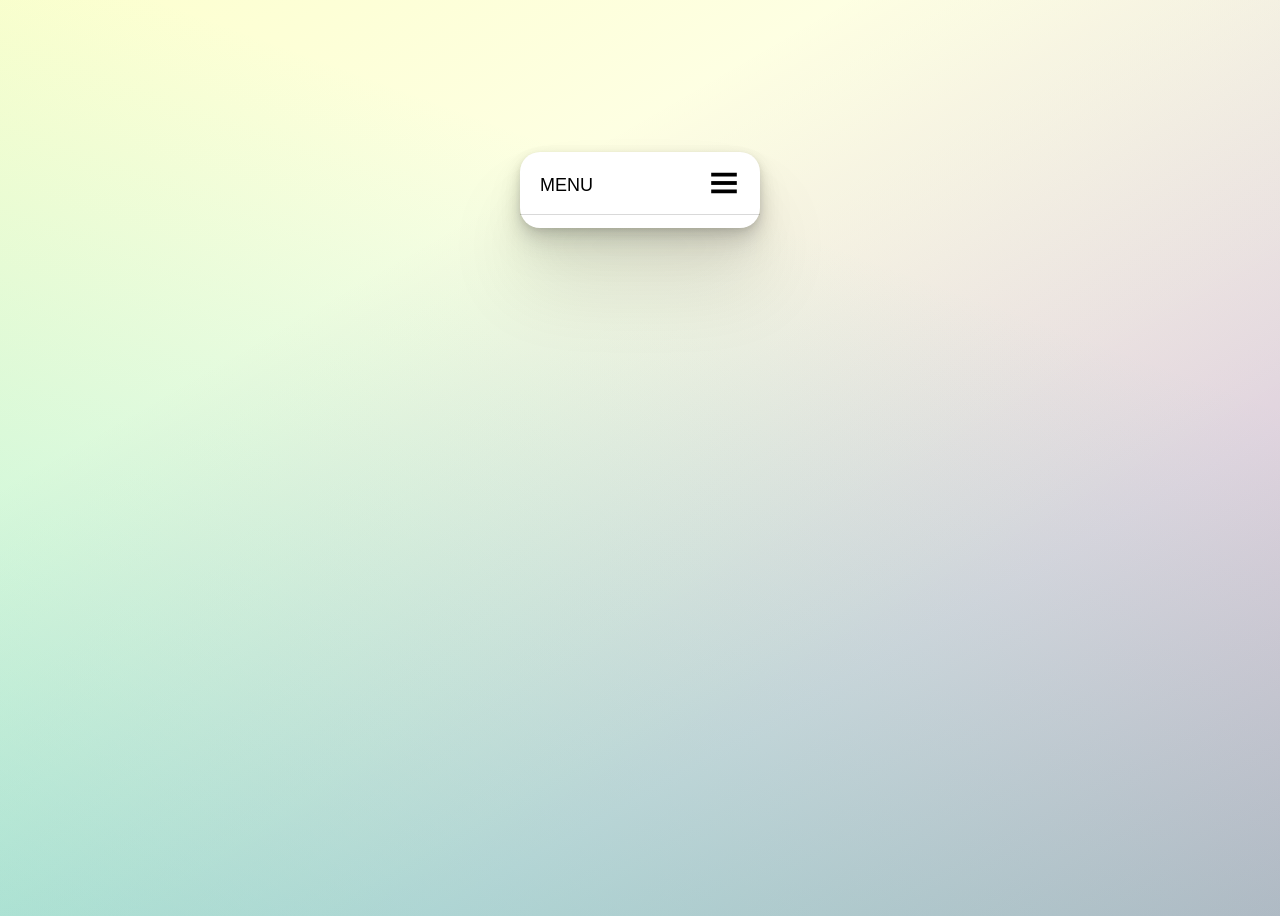
<file: 100-menu-dropdown-simples/index.html>
<!DOCTYPE html>
<html lang="pt-BR">

<head>
    <meta charset="UTF-8">
    <meta http-equiv="X-UA-Compatible" content="IE=edge">
    <meta name="viewport" content="width=device-width, initial-scale=1.0">
    <title>Menu Dropdown Simples - @programador.cs</title>
    <link rel="stylesheet" href="./estilos.css">

</head>

<body>
    <div class="flex_linha js-conteudo-geral">
        <div class="elemento__flex-linha" onclick="handleClick()" role="button" tabindex="0" aria-expanded="false"
            aria-label="Open Menu">
            <div class="elemento__titulo">MENU</div>
            <svg width="32" height="32" viewBox="0 0 100 100" class="icon">
                <path class="elemento__path-1">
                    <animate class="animacao__1" attributeName="d" dur="0.35s" repeatCount="1" fill="freeze" />
                </path>
                <path class="elemento__path-2">
                    <animate class="animacao__2" attributeName="d" dur="0.35s" repeatCount="1" fill="freeze" />
                </path>
                <path class="elemento__path-3">
                    <animate class="animacao__3" attributeName="d" dur="0.35s" repeatCount="1" fill="freeze" />
                </path>
            </svg>
        </div>
    </div>
    <script src="./script.js"></script>
</body>

</html>
</file>
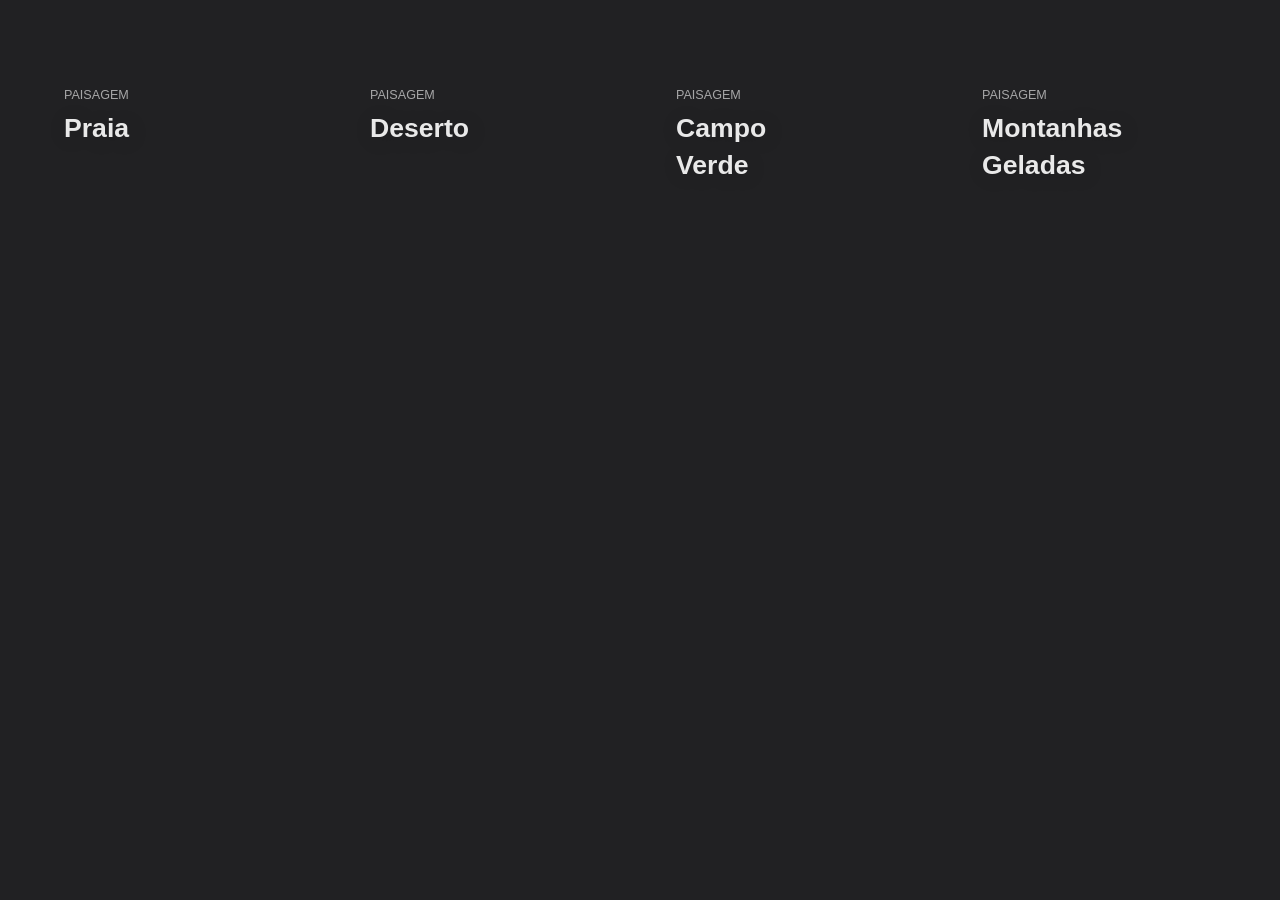
<file: 101-cartoes-borrados/index.html>
<!DOCTYPE html>
<html lang="pt-BR">

<head>
    <meta charset="UTF-8">
    <meta http-equiv="X-UA-Compatible" content="IE=edge">
    <meta name="viewport" content="width=device-width, initial-scale=1.0">
    <title>Cartões Borrados - @programador.cs</title>
    <link rel="stylesheet" href="./estilos.css">

</head>

<body>
    <section class="conteudo__geral">
        <div class="conteudo__cartoes-grid">
            <a class="elemento__cartao" href="#">
                <!-- utilizar background-image direto no css é uma boa prática -->
                <div class="elemento__cartao--fundo"
                    style="background-image: url(https://images.pexels.com/photos/1078983/pexels-photo-1078983.jpeg)">
                </div>
                <div class="elemento__cartao--conteudo">
                    <p class="elemento__cartao--texto-categoria">Paisagem</p>
                    <h3 class="elemento__cartao--texto-titulo">Praia</h3>
                </div>
            </a>
            <a class="elemento__cartao" href="#">
                <div class="elemento__cartao--fundo"
                    style="background-image: url(https://images.pexels.com/photos/12101259/pexels-photo-12101259.jpeg)">
                </div>
                <div class="elemento__cartao--conteudo">
                    <p class="elemento__cartao--texto-categoria">Paisagem</p>
                    <h3 class="elemento__cartao--texto-titulo">Deserto</h3>
                </div>
            </a>
            <a class="elemento__cartao" href="#">
                <div class="elemento__cartao--fundo"
                    style="background-image: url(https://images.pexels.com/photos/731423/pexels-photo-731423.jpeg)">
                </div>
                <div class="elemento__cartao--conteudo">
                    <p class="elemento__cartao--texto-categoria">Paisagem</p>
                    <h3 class="elemento__cartao--texto-titulo">Campo Verde</h3>
                </div>
            </a>
            <a class="elemento__cartao" href="#">
                <div class="elemento__cartao--fundo"
                    style="background-image: url(https://images.pexels.com/photos/4215100/pexels-photo-4215100.jpeg)">
                </div>
                <div class="elemento__cartao--conteudo">
                    <p class="elemento__cartao--texto-categoria">Paisagem</p>
                    <h3 class="elemento__cartao--texto-titulo">Montanhas Geladas</h3>
                </div>
            </a>
            <div>
    </section>
</body>

</html>
</file>
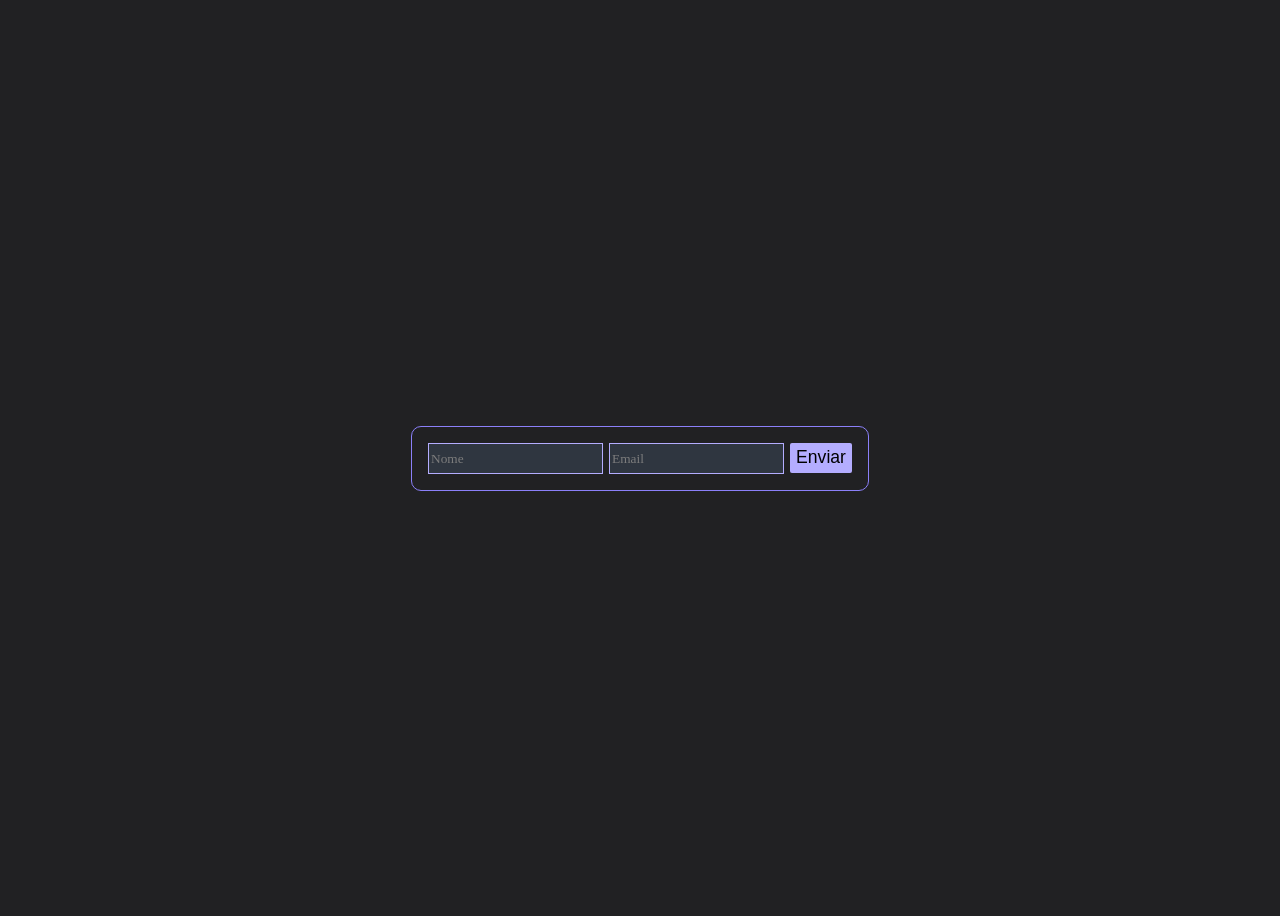
<file: 104-formulario-expansivo/index.html>
<!DOCTYPE html>
<html lang="pt-BR">

<head>
    <meta charset="UTF-8">
    <meta http-equiv="X-UA-Compatible" content="IE=edge">
    <meta name="viewport" content="width=device-width, initial-scale=1.0">
    <title>Formulário Responsivo - @programador.cs</title>
    <link rel="stylesheet" href="./estilos.css">

</head>

<body>
    <section class="caixa__formulario">
        <form>
            <input type="text" placeholder="Nome" class="input__nome" />
            <input type="text" placeholder="Email" class="input__email" />
            <input type="submit" value="Enviar" class="input__botao">
        </form>
    </section>
</body>

</html>
</file>
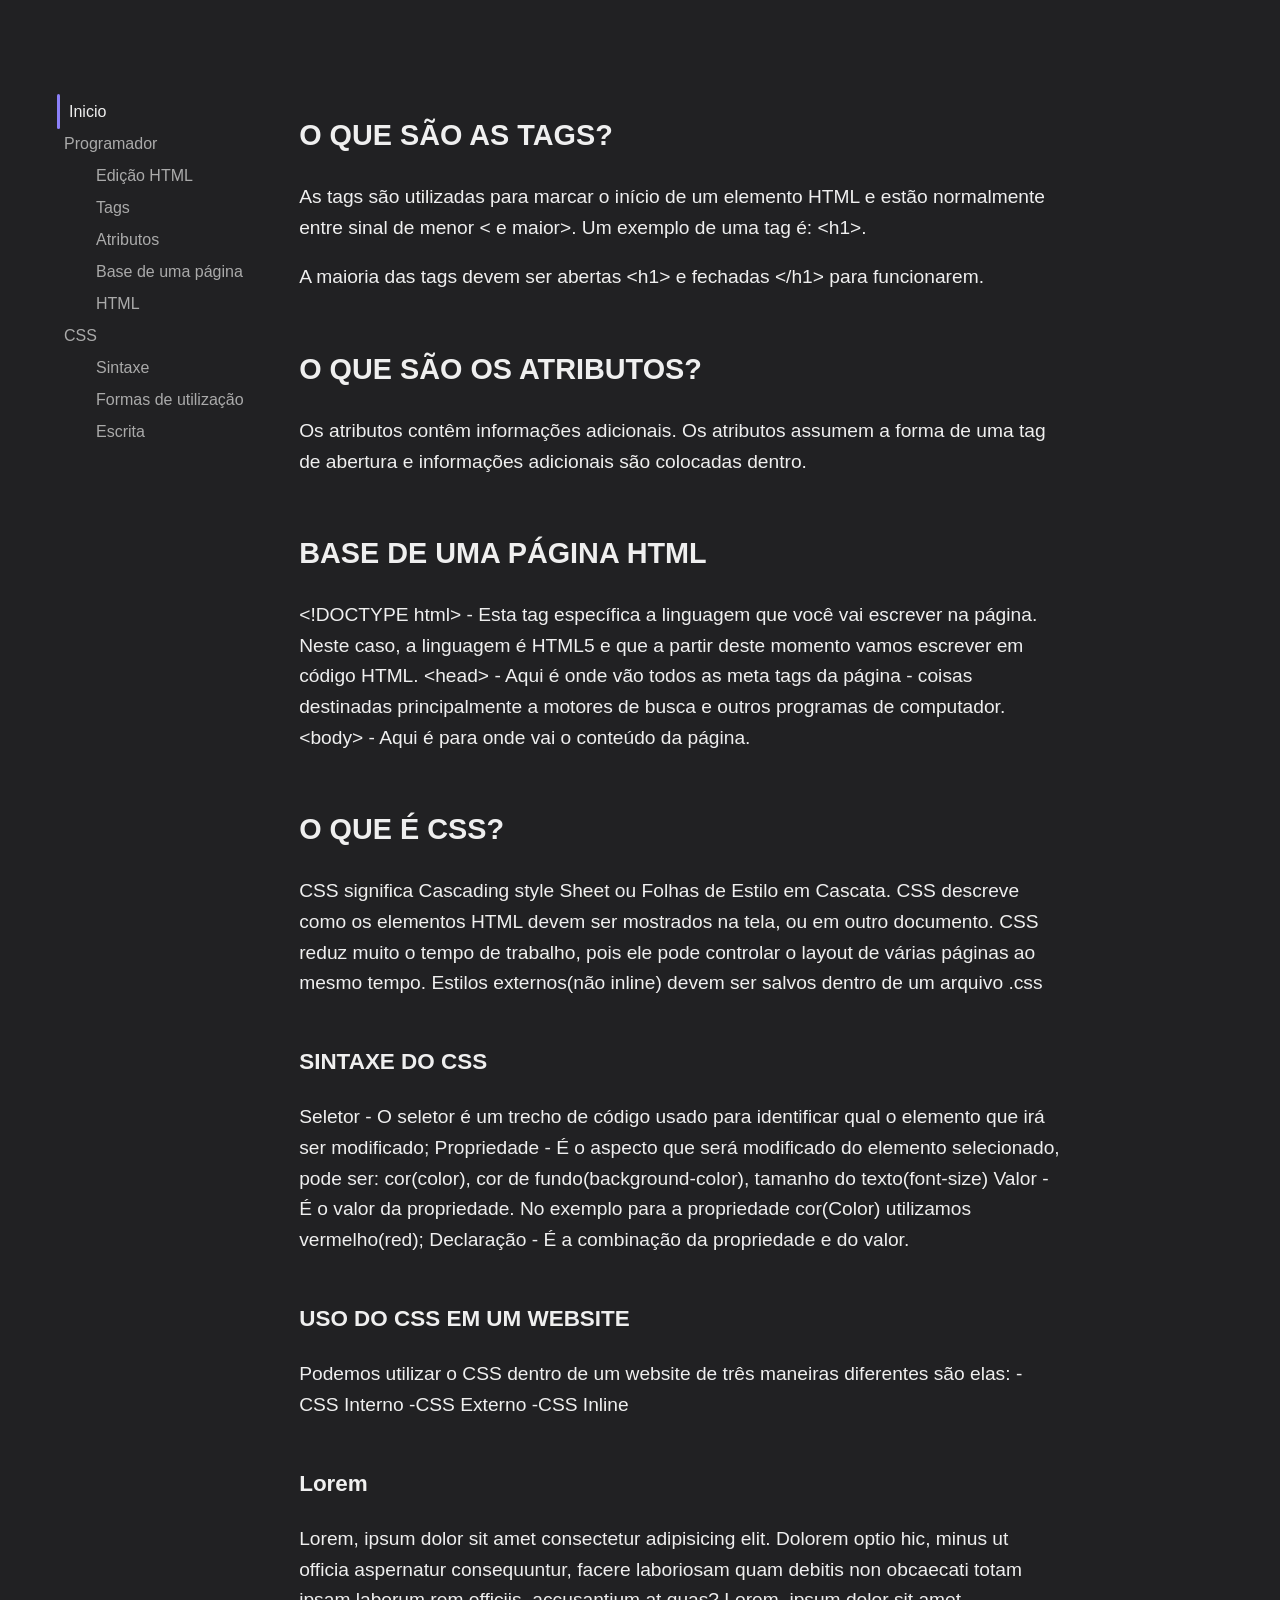
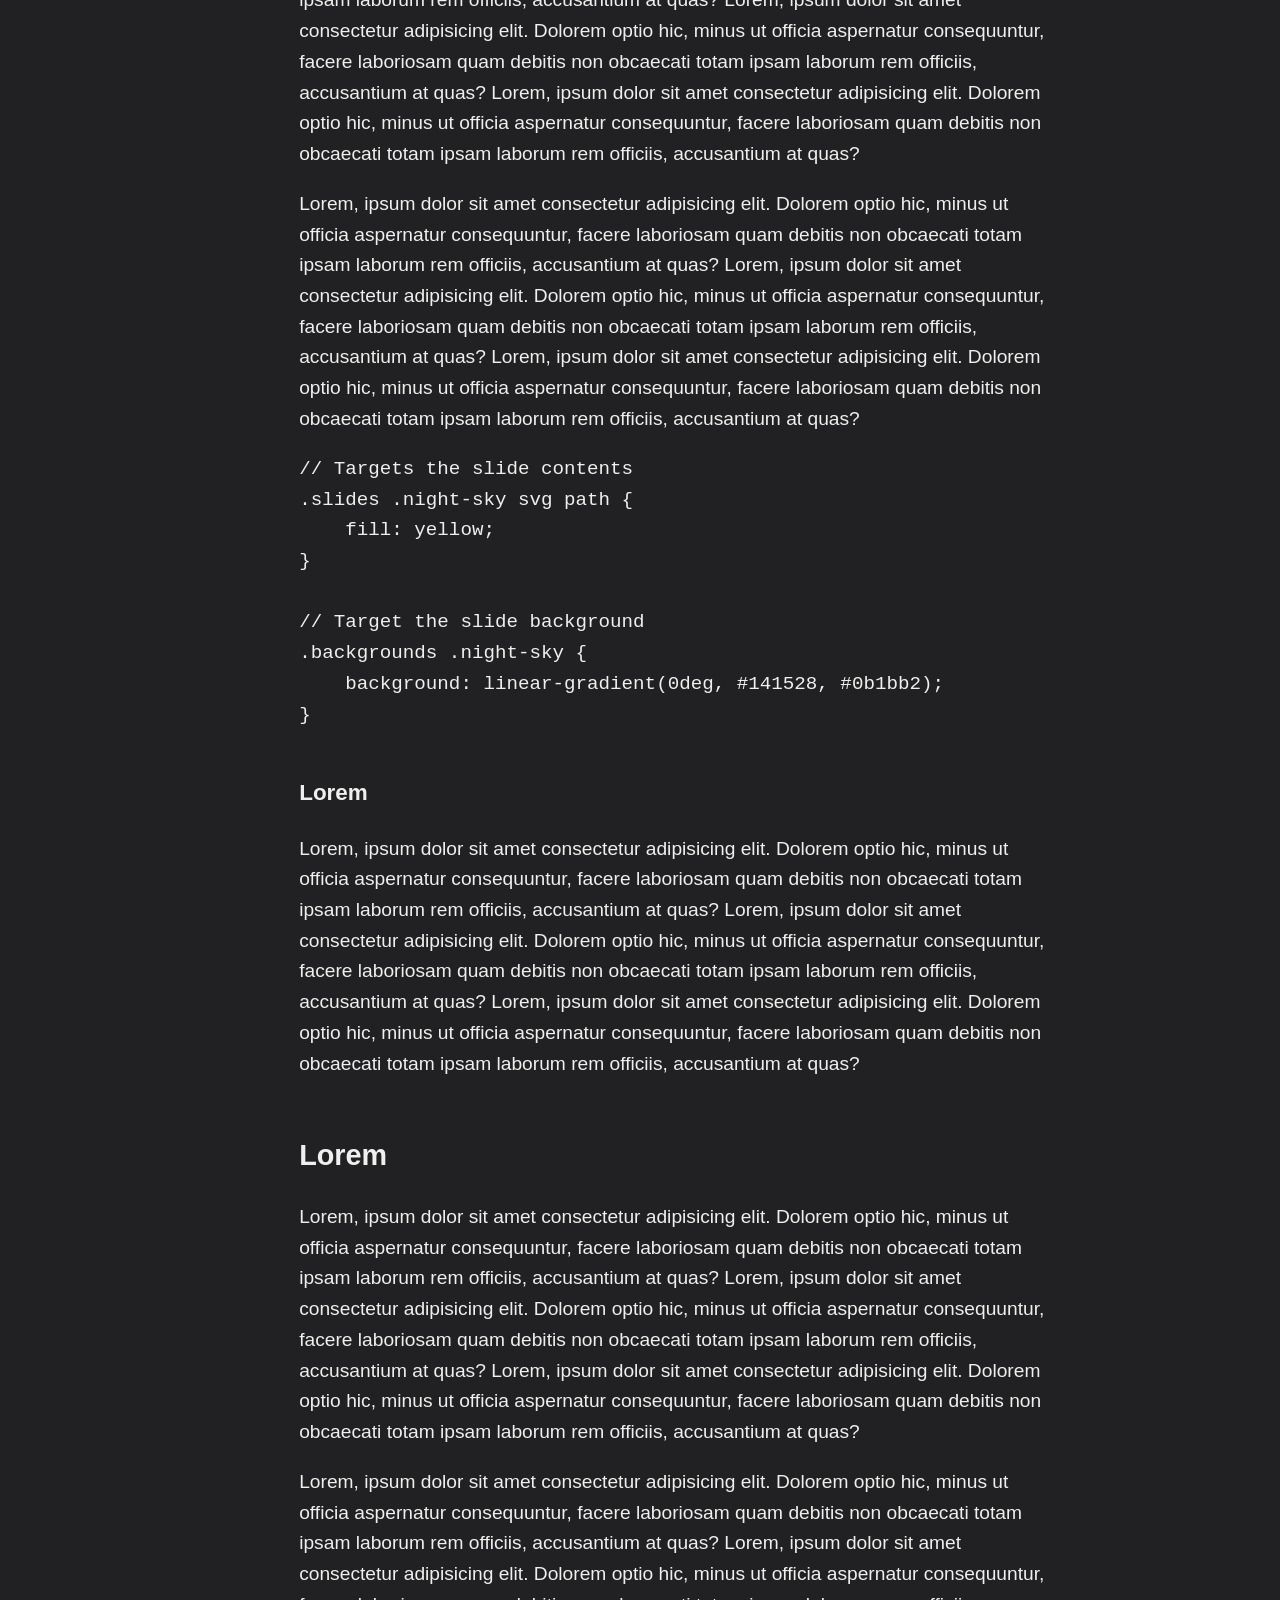
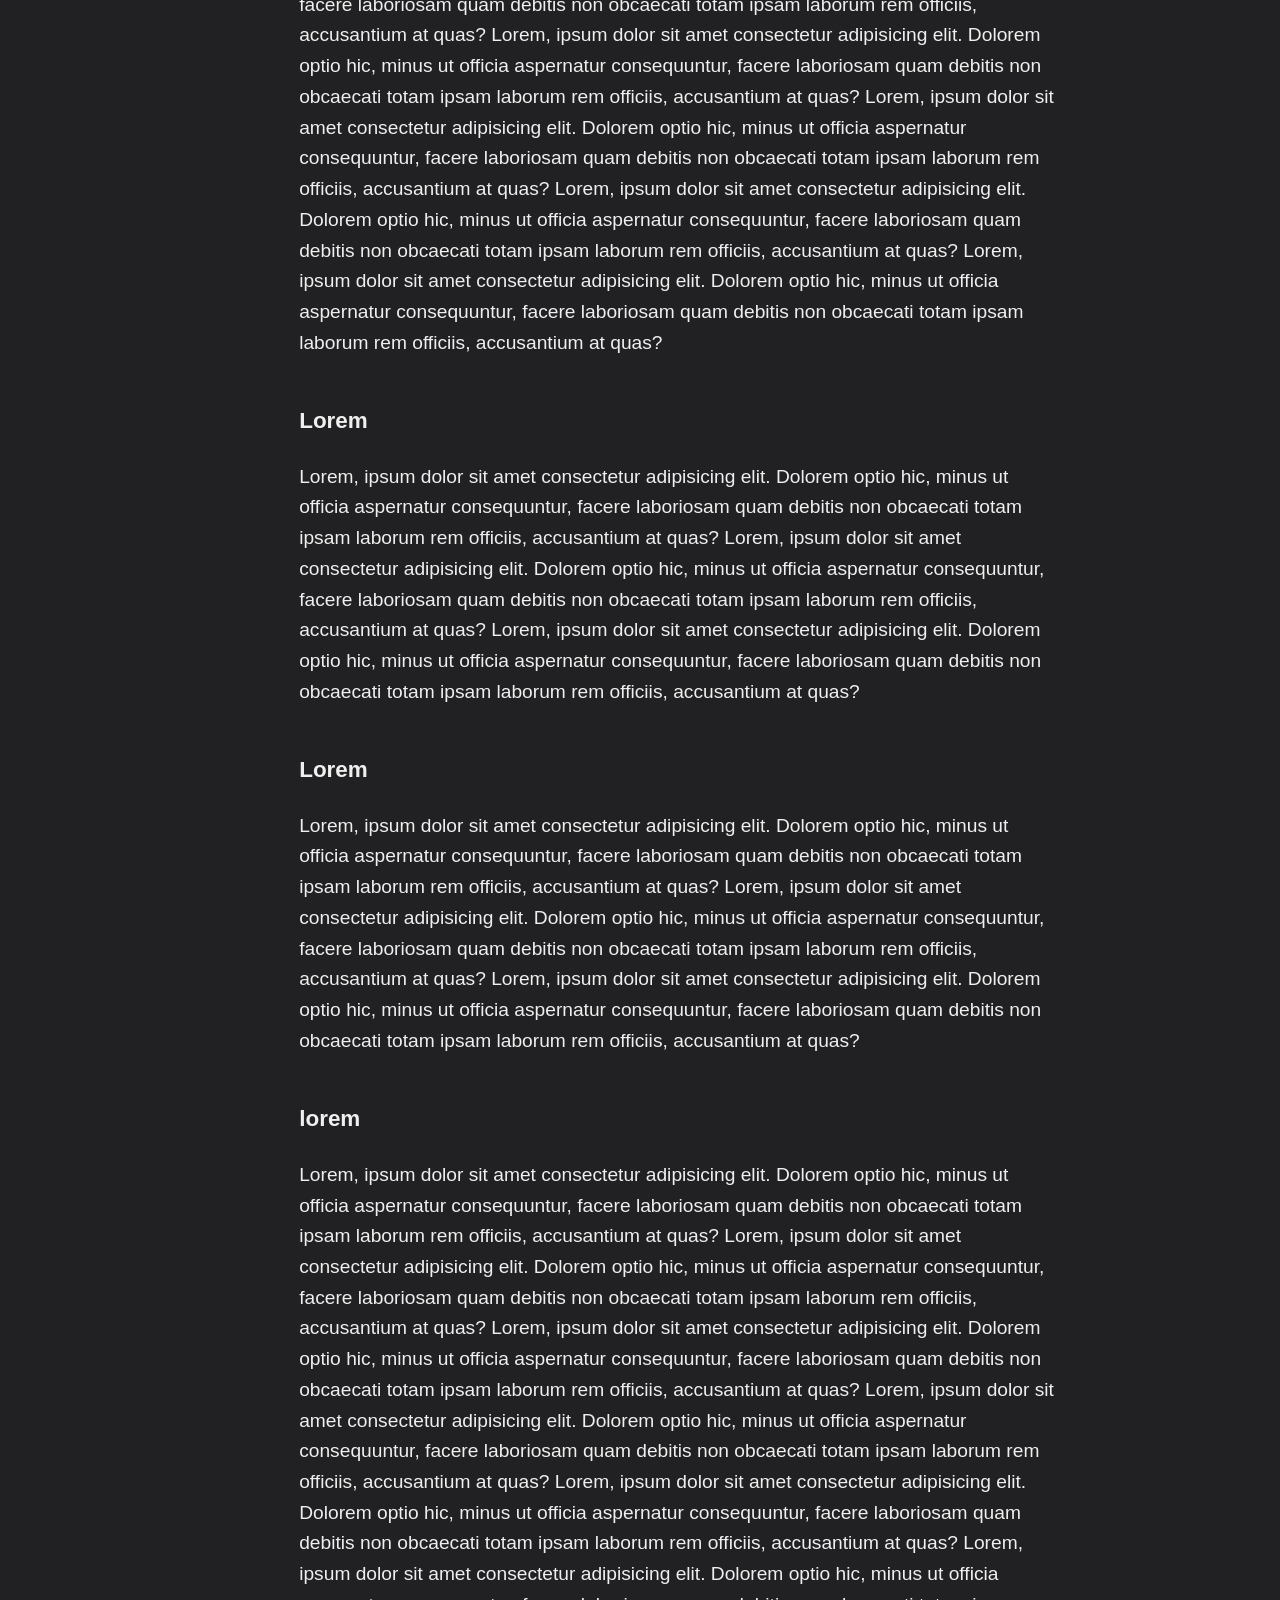
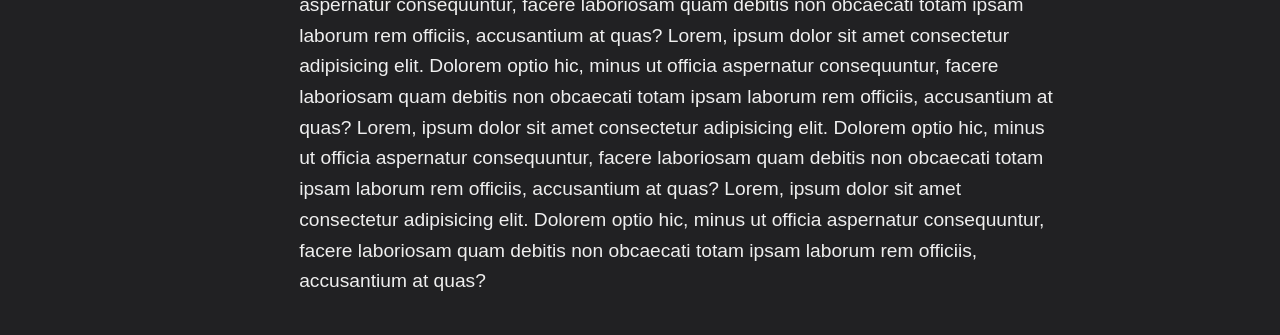
<file: 106-cobra-rolante/index.html>
<!DOCTYPE html>
<html lang="pt-BR">

<head>
    <meta charset="UTF-8">
    <meta http-equiv="X-UA-Compatible" content="IE=edge">
    <meta name="viewport" content="width=device-width, initial-scale=1.0">
    <title>Cobra Rolante - @programador.cs</title>
    <link rel="stylesheet" href="./estilos.css">

</head>

<body>
    <nav class="elemento__navegacao">
        <ul>
            <li><a href="#nav--programador">Inicio</a></li>
            <li>
                <a href="#nav--programador-item">Programador</a>
                <ul>
                    <li><a href="#nav--programador-item-edicao-html">Edição HTML</a></li>
                    <li><a href="#nav--programador-item-tags">Tags</a></li>
                    <li><a href="#nav--programador-item-atributos">Atributos</a></li>
                    <li><a href="#nav--programador-item-base-html">Base de uma página HTML</a></li>
                </ul>
            </li>
            <li>
                <a href="#nav--css">CSS</a>
                <ul>
                    <li><a href="#nav--css-sintaxe">Sintaxe</a></li>
                    <li><a href="#nav--css-formas-utilizacao">Formas de utilização</a></li>
                    <li><a href="#nav--css-escrita">Escrita</a></li>
                </ul>
            </li>
        </ul>
        <svg class="elemento__navegacao-cobrinha" width="200" height="200" xmlns="http://www.w3.org/2000/svg">
            <path stroke="#8B80F9" stroke-width="3" fill="transparent" stroke-dasharray="0, 0, 0, 1000"
                stroke-linecap="round" stroke-linejoin="round" transform="translate(-0.5, -0.5)" />
        </svg>
    </nav>

    <article class="contents">
        <section id="nav--programador">
            <h2>O QUE SÃO AS TAGS?</h2>
            <p>
                As tags são utilizadas para marcar o início de um elemento HTML e estão normalmente entre sinal de menor
                &#x3c; e maior&#x3e;. Um exemplo de uma tag é: &#x3c;h1&#x3e;.


            </p>
            <p>
                A maioria das tags devem ser abertas
                &#x3c;h1> e fechadas &#x3c;/h1> para funcionarem.
            </p>
            <h2>O QUE SÃO OS ATRIBUTOS?</h2>
            <p>
                Os atributos contêm informações adicionais. Os atributos assumem a forma de uma tag de abertura e
                informações adicionais são colocadas dentro.
            </p>
            <h2>BASE DE UMA PÁGINA HTML</h2>
            <p>
                &#x3c;!DOCTYPE html> - Esta tag específica a linguagem que você vai escrever na página. Neste caso, a
                linguagem é HTML5 e que a partir deste momento vamos escrever em código HTML.

                &#x3c;head> - Aqui é onde vão todos as meta tags da página - coisas destinadas principalmente a motores
                de
                busca e outros programas de computador.

                &#x3c;body> - Aqui é para onde vai o conteúdo da página.
            </p>
        </section>

        <section>
            <div id="nav--programador-item">
                <h2>O QUE É CSS?</h2>
                <p>
                    CSS significa Cascading style Sheet ou Folhas de Estilo em Cascata.
                    CSS descreve como os elementos HTML devem ser mostrados na tela, ou em outro documento.
                    CSS reduz muito o tempo de trabalho, pois ele pode controlar o layout de várias páginas ao mesmo
                    tempo.
                    Estilos externos(não inline) devem ser salvos dentro de um arquivo .css
                </p>
            </div>

            <div id="nav--programador-item-edicao-html">
                <h3>SINTAXE DO CSS</h3>
                <p>
                    Seletor - O seletor é um trecho de código usado para identificar qual o elemento que irá ser
                    modificado;
                    Propriedade - É o aspecto que será modificado do elemento selecionado, pode ser: cor(color), cor de
                    fundo(background-color), tamanho do texto(font-size)
                    Valor - É o valor da propriedade. No exemplo para a propriedade cor(Color) utilizamos vermelho(red);
                    Declaração - É a combinação da propriedade e do valor.
                </p>

            </div>

            <div id="nav--programador-item-tags">
                <h3>USO DO CSS EM UM WEBSITE</h3>
                <p>
                    Podemos utilizar o CSS dentro de um website de três maneiras diferentes são elas:
                    -CSS Interno
                    -CSS Externo
                    -CSS Inline
                </p>

            </div>

            <div id="nav--programador-item-atributos">
                <h3>Lorem</h3>
                <p>
                    Lorem, ipsum dolor sit amet consectetur adipisicing elit. Dolorem optio hic, minus ut officia
                    aspernatur consequuntur, facere laboriosam quam debitis non obcaecati totam ipsam laborum rem
                    officiis, accusantium at quas?
                    Lorem, ipsum dolor sit amet consectetur adipisicing elit. Dolorem optio hic, minus ut officia
                    aspernatur consequuntur, facere laboriosam quam debitis non obcaecati totam ipsam laborum rem
                    officiis, accusantium at quas?
                    Lorem, ipsum dolor sit amet consectetur adipisicing elit. Dolorem optio hic, minus ut officia
                    aspernatur consequuntur, facere laboriosam quam debitis non obcaecati totam ipsam laborum rem
                    officiis, accusantium at quas?
                </p>
                <p>
                    Lorem, ipsum dolor sit amet consectetur adipisicing elit. Dolorem optio hic, minus ut officia
                    aspernatur consequuntur, facere laboriosam quam debitis non obcaecati totam ipsam laborum rem
                    officiis, accusantium at quas?
                    Lorem, ipsum dolor sit amet consectetur adipisicing elit. Dolorem optio hic, minus ut officia
                    aspernatur consequuntur, facere laboriosam quam debitis non obcaecati totam ipsam laborum rem
                    officiis, accusantium at quas?
                    Lorem, ipsum dolor sit amet consectetur adipisicing elit. Dolorem optio hic, minus ut officia
                    aspernatur consequuntur, facere laboriosam quam debitis non obcaecati totam ipsam laborum rem
                    officiis, accusantium at quas?
                </p>

                <pre class="code-block" data-highlight-theme="github-gist"><code class="hljs css">// Targets the slide contents
.slides .night-sky svg path {
    fill: yellow;
}

// Target the slide background
.backgrounds .night-sky {
    background: linear-gradient(0deg, #141528, #0b1bb2);
}</code></pre>

            </div>

            <div id="nav--programador-item-base-html">
                <h3>Lorem</h3>
                <p>
                    Lorem, ipsum dolor sit amet consectetur adipisicing elit. Dolorem optio hic, minus ut officia
                    aspernatur consequuntur, facere laboriosam quam debitis non obcaecati totam ipsam laborum rem
                    officiis, accusantium at quas?
                    Lorem, ipsum dolor sit amet consectetur adipisicing elit. Dolorem optio hic, minus ut officia
                    aspernatur consequuntur, facere laboriosam quam debitis non obcaecati totam ipsam laborum rem
                    officiis, accusantium at quas?
                    Lorem, ipsum dolor sit amet consectetur adipisicing elit. Dolorem optio hic, minus ut officia
                    aspernatur consequuntur, facere laboriosam quam debitis non obcaecati totam ipsam laborum rem
                    officiis, accusantium at quas?
                </p>

            </div>

        </section>

        <section>
            <div id="nav--css">
                <h2>Lorem</h2>
                <p>
                    Lorem, ipsum dolor sit amet consectetur adipisicing elit. Dolorem optio hic, minus ut officia
                    aspernatur consequuntur, facere laboriosam quam debitis non obcaecati totam ipsam laborum rem
                    officiis, accusantium at quas?
                    Lorem, ipsum dolor sit amet consectetur adipisicing elit. Dolorem optio hic, minus ut officia
                    aspernatur consequuntur, facere laboriosam quam debitis non obcaecati totam ipsam laborum rem
                    officiis, accusantium at quas?
                    Lorem, ipsum dolor sit amet consectetur adipisicing elit. Dolorem optio hic, minus ut officia
                    aspernatur consequuntur, facere laboriosam quam debitis non obcaecati totam ipsam laborum rem
                    officiis, accusantium at quas?
                </p>
                <p>
                    Lorem, ipsum dolor sit amet consectetur adipisicing elit. Dolorem optio hic, minus ut officia
                    aspernatur consequuntur, facere laboriosam quam debitis non obcaecati totam ipsam laborum rem
                    officiis, accusantium at quas?
                    Lorem, ipsum dolor sit amet consectetur adipisicing elit. Dolorem optio hic, minus ut officia
                    aspernatur consequuntur, facere laboriosam quam debitis non obcaecati totam ipsam laborum rem
                    officiis, accusantium at quas?
                    Lorem, ipsum dolor sit amet consectetur adipisicing elit. Dolorem optio hic, minus ut officia
                    aspernatur consequuntur, facere laboriosam quam debitis non obcaecati totam ipsam laborum rem
                    officiis, accusantium at quas?
                    Lorem, ipsum dolor sit amet consectetur adipisicing elit. Dolorem optio hic, minus ut officia
                    aspernatur consequuntur, facere laboriosam quam debitis non obcaecati totam ipsam laborum rem
                    officiis, accusantium at quas?
                    Lorem, ipsum dolor sit amet consectetur adipisicing elit. Dolorem optio hic, minus ut officia
                    aspernatur consequuntur, facere laboriosam quam debitis non obcaecati totam ipsam laborum rem
                    officiis, accusantium at quas?
                    Lorem, ipsum dolor sit amet consectetur adipisicing elit. Dolorem optio hic, minus ut officia
                    aspernatur consequuntur, facere laboriosam quam debitis non obcaecati totam ipsam laborum rem
                    officiis, accusantium at quas?
                </p>
            </div>
            <div id="nav--css-sintaxe">
                <h3>Lorem</h3>
                <p>
                    Lorem, ipsum dolor sit amet consectetur adipisicing elit. Dolorem optio hic, minus ut officia
                    aspernatur consequuntur, facere laboriosam quam debitis non obcaecati totam ipsam laborum rem
                    officiis, accusantium at quas?
                    Lorem, ipsum dolor sit amet consectetur adipisicing elit. Dolorem optio hic, minus ut officia
                    aspernatur consequuntur, facere laboriosam quam debitis non obcaecati totam ipsam laborum rem
                    officiis, accusantium at quas?
                    Lorem, ipsum dolor sit amet consectetur adipisicing elit. Dolorem optio hic, minus ut officia
                    aspernatur consequuntur, facere laboriosam quam debitis non obcaecati totam ipsam laborum rem
                    officiis, accusantium at quas?
                </p>
            </div>
            <div id="nav--css-formas-utilizacao">
                <h3>Lorem</h3>
                <p>
                    Lorem, ipsum dolor sit amet consectetur adipisicing elit. Dolorem optio hic, minus ut officia
                    aspernatur consequuntur, facere laboriosam quam debitis non obcaecati totam ipsam laborum rem
                    officiis, accusantium at quas?
                    Lorem, ipsum dolor sit amet consectetur adipisicing elit. Dolorem optio hic, minus ut officia
                    aspernatur consequuntur, facere laboriosam quam debitis non obcaecati totam ipsam laborum rem
                    officiis, accusantium at quas?
                    Lorem, ipsum dolor sit amet consectetur adipisicing elit. Dolorem optio hic, minus ut officia
                    aspernatur consequuntur, facere laboriosam quam debitis non obcaecati totam ipsam laborum rem
                    officiis, accusantium at quas?
                </p>
            </div>

            <div id="nav--css-escrita">
                <h3>lorem</h3>
                <p>
                    Lorem, ipsum dolor sit amet consectetur adipisicing elit. Dolorem optio hic, minus ut officia
                    aspernatur consequuntur, facere laboriosam quam debitis non obcaecati totam ipsam laborum rem
                    officiis, accusantium at quas?
                    Lorem, ipsum dolor sit amet consectetur adipisicing elit. Dolorem optio hic, minus ut officia
                    aspernatur consequuntur, facere laboriosam quam debitis non obcaecati totam ipsam laborum rem
                    officiis, accusantium at quas?
                    Lorem, ipsum dolor sit amet consectetur adipisicing elit. Dolorem optio hic, minus ut officia
                    aspernatur consequuntur, facere laboriosam quam debitis non obcaecati totam ipsam laborum rem
                    officiis, accusantium at quas? Lorem, ipsum dolor sit amet consectetur adipisicing elit. Dolorem
                    optio hic, minus ut officia
                    aspernatur consequuntur, facere laboriosam quam debitis non obcaecati totam ipsam laborum rem
                    officiis, accusantium at quas?
                    Lorem, ipsum dolor sit amet consectetur adipisicing elit. Dolorem optio hic, minus ut officia
                    aspernatur consequuntur, facere laboriosam quam debitis non obcaecati totam ipsam laborum rem
                    officiis, accusantium at quas?
                    Lorem, ipsum dolor sit amet consectetur adipisicing elit. Dolorem optio hic, minus ut officia
                    aspernatur consequuntur, facere laboriosam quam debitis non obcaecati totam ipsam laborum rem
                    officiis, accusantium at quas? Lorem, ipsum dolor sit amet consectetur adipisicing elit. Dolorem
                    optio hic, minus ut officia
                    aspernatur consequuntur, facere laboriosam quam debitis non obcaecati totam ipsam laborum rem
                    officiis, accusantium at quas?
                    Lorem, ipsum dolor sit amet consectetur adipisicing elit. Dolorem optio hic, minus ut officia
                    aspernatur consequuntur, facere laboriosam quam debitis non obcaecati totam ipsam laborum rem
                    officiis, accusantium at quas?
                    Lorem, ipsum dolor sit amet consectetur adipisicing elit. Dolorem optio hic, minus ut officia
                    aspernatur consequuntur, facere laboriosam quam debitis non obcaecati totam ipsam laborum rem
                    officiis, accusantium at quas?
                </p>
            </div>


        </section>
    </article>
    <script src="./script.js"></script>
</body>

</html>
</file>
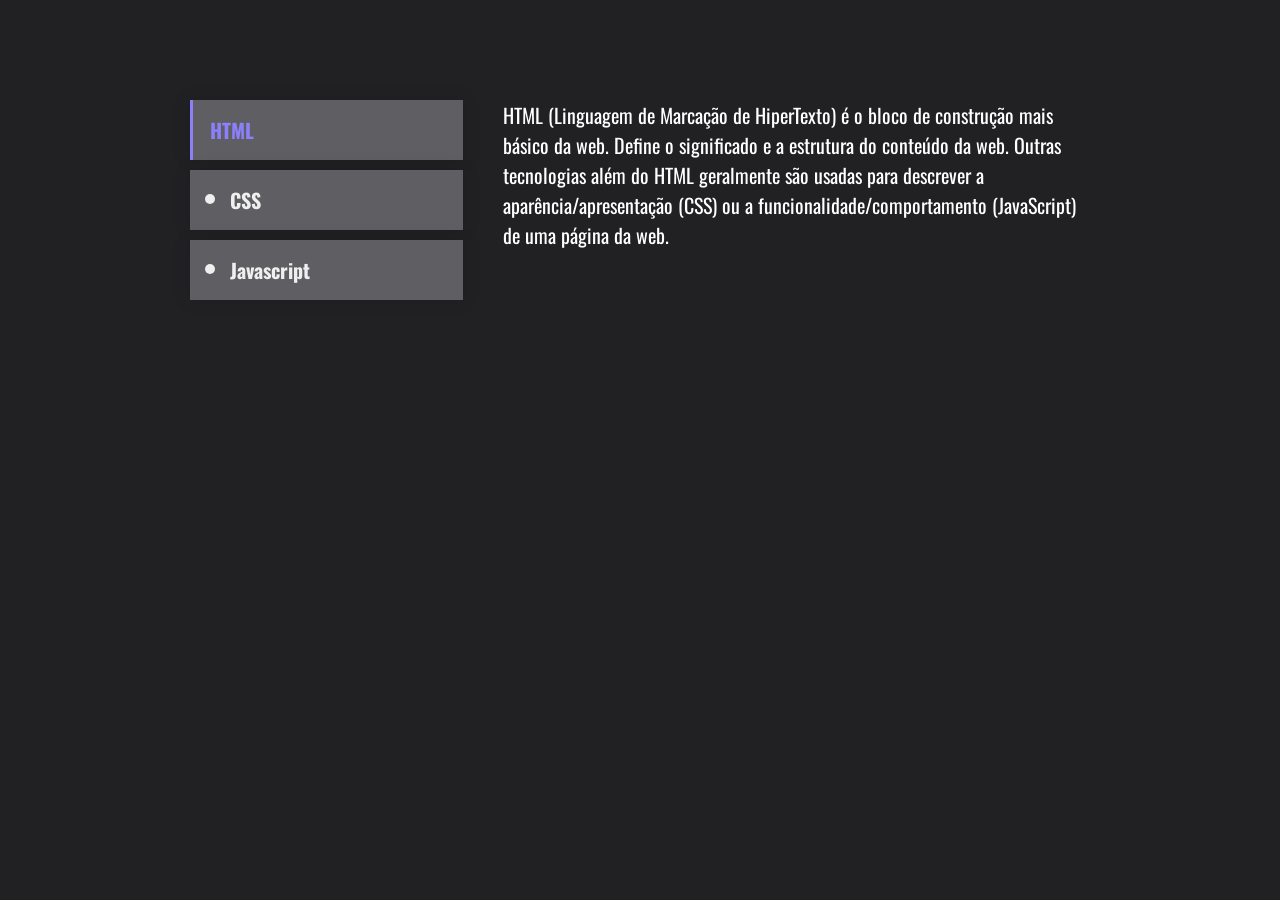
<file: 107-tabs/index.html>
<!DOCTYPE html>
<html lang="pt-BR">

<head>
    <meta charset="UTF-8">
    <meta http-equiv="X-UA-Compatible" content="IE=edge">
    <meta name="viewport" content="width=device-width, initial-scale=1.0">
    <title>Tabs - @programador.cs</title>
    <link rel="stylesheet" href="./estilos.css">

</head>

<body>
    <div class="conteudo__geral">
        <div class="estrutura__grid">
            <div class="estrutura__grid-elemento__inicial estrutura__grid-elemento__inicial--1-of-3">
                <div class="estrutura__grid-caixa">
                    <div class="estrutura__grid-selecionado"><span
                            class="estrutura__grid-claro"></span><span>HTML</span></div>
                    <div><span class="estrutura__grid-claro"></span><span>CSS</span></div>
                    <div><span class="estrutura__grid-claro"></span><span>Javascript</span></div>
                </div>
            </div>
            <div class="estrutura__grid-elemento__inicial estrutura__grid-elemento__inicial--2-of-3">
                <ul class="estrutura__grid-conteudo">
                    <li class="estrutura__grid-selecionado">
                        <div>
                            <p>HTML (Linguagem de Marcação de HiperTexto) é o bloco de construção mais básico da web.
                                Define o significado e a estrutura do conteúdo da web. Outras tecnologias além do HTML
                                geralmente são usadas para descrever a aparência/apresentação (CSS) ou a
                                funcionalidade/comportamento (JavaScript) de uma página da web.</p>
                        </div>
                    </li>
                    <li>
                        <div>
                            <p>
                                CSS (Cascading Style Sheets) é um mecanismo para adicionar estilos a uma página web,
                                aplicado diretamente nas tags HTML ou ficar contido dentro das tags < style>. Também é
                                    possível, adicionar estilos adicionando um link para um arquivo CSS que contém os
                                    estilos.
                            </p>
                        </div>
                    </li>
                    <li>
                        <div>
                            <p>
                                JavaScript é uma linguagem de programação interpretada estruturada, de script em alto
                                nível com tipagem dinâmica fraca e multiparadigma. Juntamente com HTML e CSS, o
                                JavaScript é uma das três principais tecnologias da World Wide Web.
                            </p>
                        </div>
                    </li>
                </ul>
            </div>
        </div>
    </div>
    <script src='https://cdnjs.cloudflare.com/ajax/libs/jquery/3.1.1/jquery.min.js'></script>
    <script src="./script.js"></script>
</body>

</html>
</file>
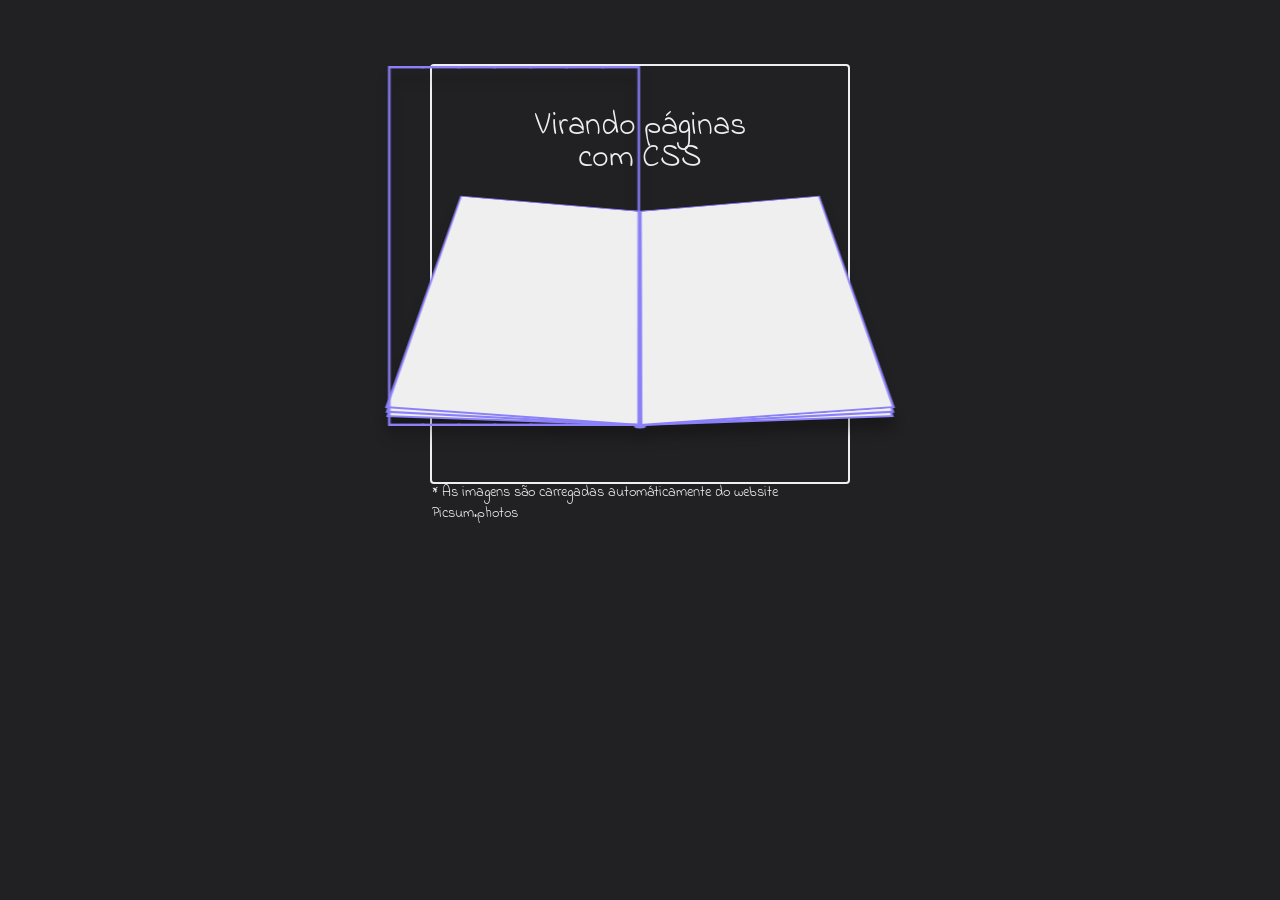
<file: 108-livro-aberto/index.html>
<!DOCTYPE html>
<html lang="pt-BR">

<head>
    <meta charset="UTF-8">
    <meta http-equiv="X-UA-Compatible" content="IE=edge">
    <meta name="viewport" content="width=device-width, initial-scale=1.0">
    <title>Livro Aberto - @programador.cs</title>
    <link rel="stylesheet" href="./estilos.css">

</head>

<body>
    <div class="elemento__imagens"></div>

    <div class="conteudo__geral">

        <h1 class="conteudo__geral--titulo">
            Virando páginas<br>com CSS
        </h1>

        <div class="conteudo__geral--info-imagens">
            * As imagens são carregadas automáticamente do website Picsum.photos
        </div>

        <div class="elemento__livro">
            <div class="elemento__livro--detalhe-espaco"></div>
            <div class="elemento__livro--detalhe-paginas">
                <div class="elemento__livro--detalhe-pagina-item"></div>
                <div class="elemento__livro--detalhe-pagina-item"></div>
                <div class="elemento__livro--detalhe-pagina-item"></div>
                <div class="elemento__livro--detalhe-pagina-item"></div>
                <div class="elemento__livro--detalhe-pagina-item"></div>
                <div class="elemento__livro--detalhe-pagina-item"></div>
            </div>
            <div class="elemento__livro--animacao-mudancas">
                <div class="elemento__livro--animacao-mudanca-item elemento__livro--animacao-mudanca-item-1">
                    <div class="elemento__livro--animacao-mudanca-item elemento__livro--animacao-mudanca-item-2">
                        <div class="elemento__livro--animacao-mudanca-item elemento__livro--animacao-mudanca-item-3">
                            <div
                                class="elemento__livro--animacao-mudanca-item elemento__livro--animacao-mudanca-item-4">
                                <div
                                    class="elemento__livro--animacao-mudanca-item elemento__livro--animacao-mudanca-item-5">
                                    <div
                                        class="elemento__livro--animacao-mudanca-item elemento__livro--animacao-mudanca-item-6">
                                        <div
                                            class="elemento__livro--animacao-mudanca-item elemento__livro--animacao-mudanca-item-7">
                                        </div>
                                    </div>
                                </div>
                            </div>
                        </div>
                    </div>
                </div>
            </div>
        </div>
    </div>

</body>

</html>
</file>
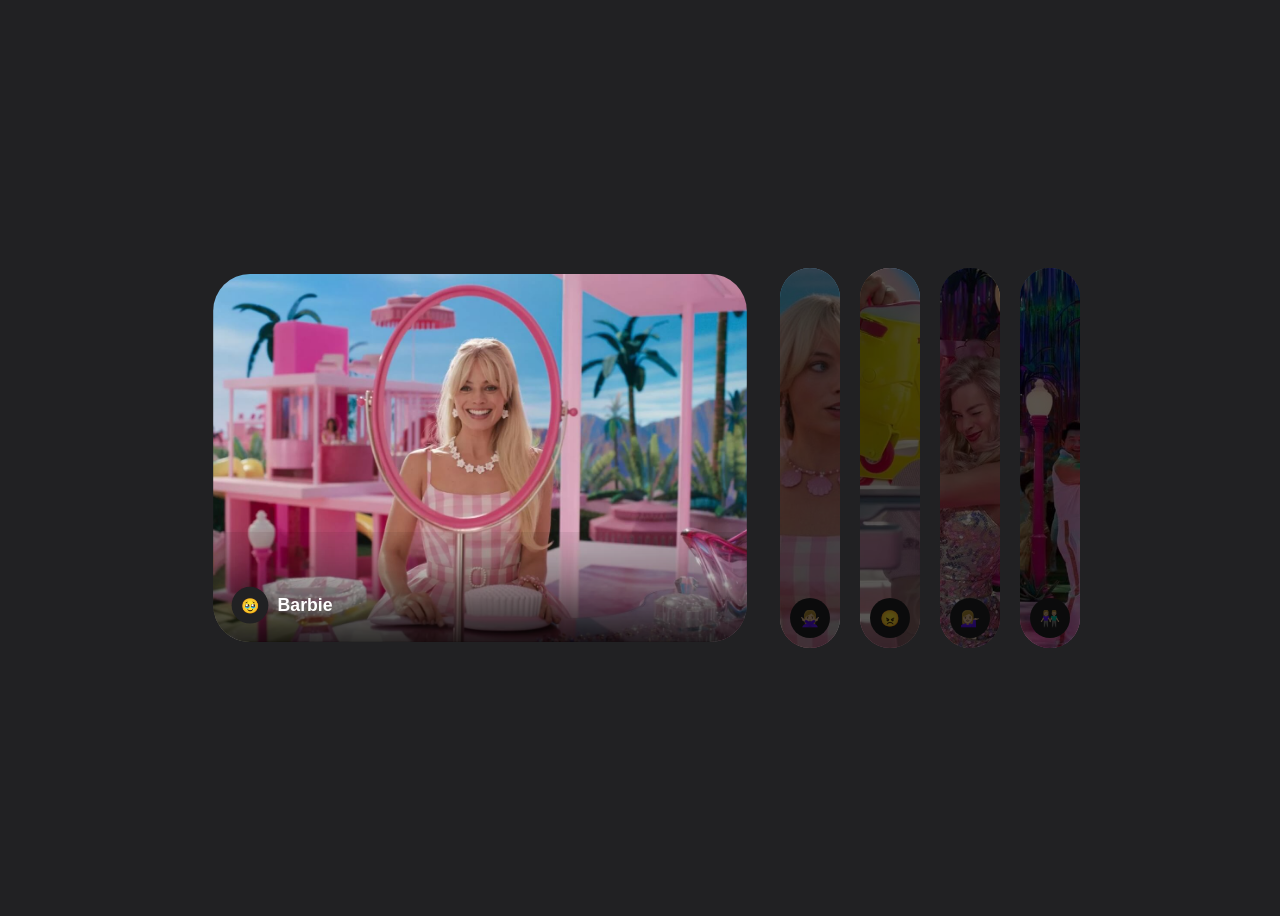
<file: 109-card-barbie/index.html>
<!DOCTYPE html>
<html lang="pt-BR">

<head>
   <meta charset="UTF-8">
   <title>Flex cards - Barbie - @programador.cs</title>
   <link rel="stylesheet" href="./style.css">

</head>

<body>
   <div class="caixa__geral">
      <div class="elemento__cartao-item elemento__cartao-item--ativo"
         style="--imagemDeFundo:url(./images/ic-img-1.jpeg);">
         <div class="elemento__sombreamento"></div>
         <div class="caixa__emoticon">
            <div class="caixa__emoticon--icone">
               🥹
            </div>
            <div class="caixa__titulos">
               <div class="caixa__titulos--titulo">Barbie</div>
               <div class="caixa__titulos--sub-titulo"></div>
            </div>
         </div>
      </div>
      <div class="elemento__cartao-item" style="--imagemDeFundo:url(./images/ic-img-2.jpeg);">
         <div class="elemento__sombreamento"></div>
         <div class="caixa__emoticon">
            <div class="caixa__emoticon--icone">
               🙅🏼‍♀️
            </div>
            <div class="caixa__titulos">
               <div class="caixa__titulos--titulo">Ken x Ken</div>
               <div class="caixa__titulos--sub-titulo">Melhor dupla do ano?</div>
            </div>
         </div>
      </div>
      <div class="elemento__cartao-item" style="--imagemDeFundo:url(./images/ic-img-3.jpeg);">
         <div class="elemento__sombreamento"></div>
         <div class="caixa__emoticon">
            <div class="caixa__emoticon--icone">
               😠
            </div>
            <div class="caixa__titulos">
               <div class="caixa__titulos--titulo">Barbie</div>
               <div class="caixa__titulos--sub-titulo"></div>
            </div>
         </div>
      </div>
      <div class="elemento__cartao-item" style="--imagemDeFundo:url(./images/ic-img-4.jpeg);">
         <div class="elemento__sombreamento"></div>
         <div class="caixa__emoticon">
            <div class="caixa__emoticon--icone">
               💁🏼‍♀️
            </div>
            <div class="caixa__titulos">
               <div class="caixa__titulos--titulo">Dancinhas</div>
               <div class="caixa__titulos--sub-titulo"></div>
            </div>
         </div>
      </div>
      <div class="elemento__cartao-item" style="--imagemDeFundo:url(./images/ic-img-5.jpeg);">
         <div class="elemento__sombreamento"></div>
         <div class="caixa__emoticon">
            <div class="caixa__emoticon--icone">
               👫🏼
            </div>
            <div class="caixa__titulos">
               <div class="caixa__titulos--titulo">Ken x5</div>
               <div class="caixa__titulos--sub-titulo"></div>
            </div>
         </div>
      </div>
   </div>
   <script src='https://cdnjs.cloudflare.com/ajax/libs/jquery/3.3.1/jquery.min.js'></script>
   <script src="./script.js"></script>

</body>

</html>
</file>
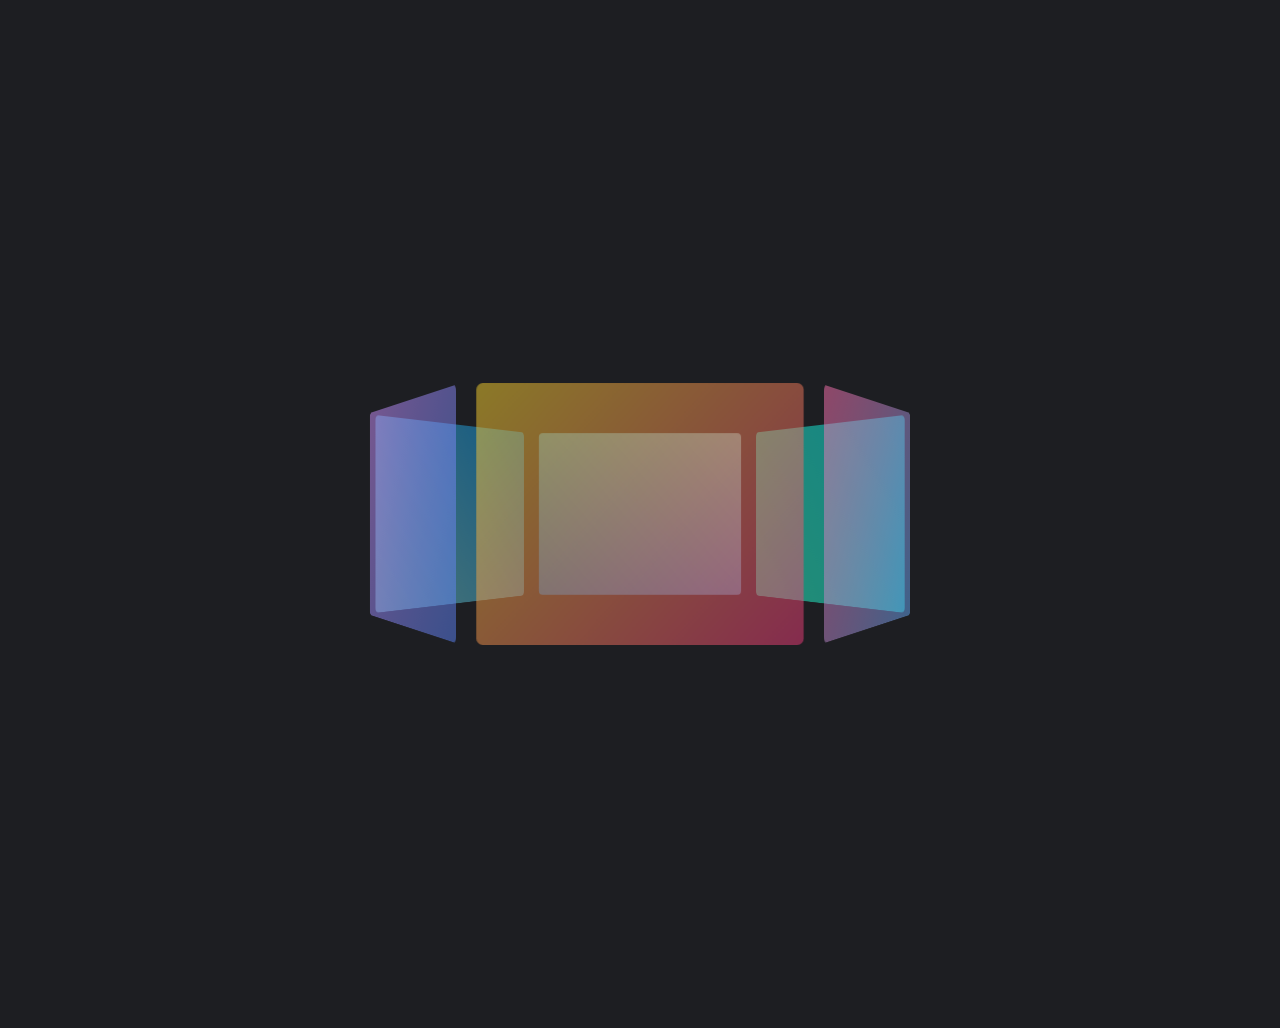
<file: 114-carrossel-3d/index.html>
<!DOCTYPE html>
<html lang="pt-BR">

<head>
    <meta charset="UTF-8">
    <meta http-equiv="X-UA-Compatible" content="IE=edge">
    <meta name="viewport" content="width=device-width, initial-scale=1.0">
    <title>Carrossel 3D - @programador.cs</title>
    <link rel="stylesheet" href="./estilos.css">

</head>

<body>
    <div class="conteudo__geral">
        <div class="container">
            <div class="container-carrossel">
                <div class="carrossel">
                    <div class="carrossel-item"></div>
                    <div class="carrossel-item"></div>
                    <div class="carrossel-item"></div>
                    <div class="carrossel-item"></div>
                    <div class="carrossel-item"></div>
                    <div class="carrossel-item"></div>
                </div>
            </div>
        </div>
    </div>
    <script src="./script.js"></script>
</body>

</html>
</file>
<file: 100-menu-dropdown-simples/estilos.css>
body {
  align-items: center;
  background: linear-gradient(
      20deg,
      rgba(23, 216, 178, 0.3),
      rgba(255, 0, 0, 0) 70.71%
    ),
    linear-gradient(150deg, rgba(247, 255, 92, 0.3), rgba(0, 255, 0, 0) 70.71%),
    linear-gradient(330deg, rgba(83, 9, 71, 0.3), rgba(0, 0, 255, 0) 70.71%);
  display: flex;
  flex-direction: column;
  height: 100vh;
}
.flex_linha {
  background-color: #fff;
  border-radius: 20px;
  box-shadow: 0px 1.5px 5.4px rgba(0, 0, 0, 0.054),
    0px 3.7px 10.9px rgba(0, 0, 0, 0.068), 0px 7px 16.8px rgba(0, 0, 0, 0.074),
    0px 12.5px 24.6px rgba(0, 0, 0, 0.076),
    0px 23.4px 38.1px rgba(0, 0, 0, 0.08), 0px 56px 80px rgba(0, 0, 0, 0.1);
  height: 76px;
  margin-top: 16vh;
  transition: height 400ms;
  -webkit-tap-highlight-color: #00000010;
}
.flex_linha.active {
  height: 400px;
}
.elemento__titulo {
  font-family: sans-serif;
  font-size: 18px;
  margin-top: 8px;
  user-select: none;
  -webkit-user-select: none;
}
.elemento__flex-linha {
  align-items: flex-start;
  border-bottom: 1px solid rgba(0, 0, 0, 0.15);
  cursor: pointer;
  display: flex;
  justify-content: space-between;
  padding: 15px 20px;
  transition: height 400ms;
  width: 200px;
}
.icon {
  fill: none;
  margin-top: 0px;
  stroke: #000;
  stroke-width: 12;
  stroke-linecap: square;
  stroke-linejoin: round;
}
</file>
<file: 101-cartoes-borrados/estilos.css>
:root {
  --cor-de-fundo: #2d3548;
  --cor-clara: rgba(255, 255, 255, 0.6);
  --cor-clara2: rgba(255, 255, 255, 0.9);
  --medida-espaco-8: 8px;
  --medida-espaco-16: 16px;
  --medida-espaco-24: 24px;
  --medida-espaco-32: 32px;
  --medida-espaco-64: 64px;
  --largura-caixa-geral: 1200px;
}

* {
  border: 0;
  margin: 0;
  padding: 0;
  box-sizing: border-box;
}

html {
  height: 100%;
  font-family: "Montserrat", sans-serif;
  font-size: 14px;
}

body {
  height: 100%;
}

.conteudo__geral {
  align-items: flex-start;
  background-color: #212123;
  display: flex;
  min-height: 100%;
  justify-content: center;
  padding: var(--medida-espaco-64) var(--medida-espaco-24);
}

.conteudo__cartoes-grid {
  display: grid;
  grid-template-columns: repeat(1, 1fr);
  grid-column-gap: var(--medida-espaco-24);
  grid-row-gap: var(--medida-espaco-24);
  max-width: var(--largura-caixa-geral);
  width: 100%;
}

@media (min-width: 540px) {
  .conteudo__cartoes-grid {
    grid-template-columns: repeat(2, 1fr);
  }
}

@media (min-width: 960px) {
  .conteudo__cartoes-grid {
    grid-template-columns: repeat(4, 1fr);
  }
}

.elemento__cartao {
  list-style: none;
  position: relative;
}

.elemento__cartao:before {
  content: "";
  display: block;
  padding-bottom: 150%;
  width: 100%;
}

.elemento__cartao--fundo {
  background-size: cover;
  background-position: center;
  border-radius: var(--medida-espaco-24);
  bottom: 0;
  filter: brightness(0.75) saturate(1.2) contrast(0.85);
  left: 0;
  position: absolute;
  right: 0;
  top: 0;
  transform-origin: center;
  transform: scale(1) translateZ(0);
  transition: filter 200ms linear, transform 200ms linear;
}

.elemento__cartao:hover .elemento__cartao--fundo {
  transform: scale(1.05) translateZ(0);
}

.conteudo__cartoes-grid:hover
  > .elemento__cartao:not(:hover)
  .elemento__cartao--fundo {
  filter: brightness(0.5) saturate(0) contrast(1.2) blur(20px);
}

.elemento__cartao--conteudo {
  left: 0;
  padding: var(--medida-espaco-24);
  position: absolute;
  top: 0;
}

.elemento__cartao--texto-categoria {
  color: var(--cor-clara);
  font-size: 0.9rem;
  margin-bottom: var(--medida-espaco-8);
  text-transform: uppercase;
}

.elemento__cartao--texto-titulo {
  color: var(--cor-clara2);
  font-size: 1.9rem;
  text-shadow: 2px 2px 20px rgba(0, 0, 0, 0.2);
  line-height: 1.4;
  word-spacing: 100vw;
}
</file>
<file: 104-formulario-expansivo/estilos.css>
body {
  display: flex;
  justify-content: center;
  align-items: center;
  height: 100vh;
  background-color: #212123;
}

.caixa__formulario {
  padding: 1rem;
  border: 1px solid #8b80f9;
  border-radius: 10px;
}

input {
  border: 1px solid #b4adff;
  height: 27px;
  background-color: #2f3640;
}

input::placeholder {
  color: #7c7c7c;
  opacity: 1;
  font-family: Verdana;
}
input[type="submit"] {
  height: 30px;
  font-size: 1.1em;
  background: none;
  border: none;
  color: 212123;
  position: relative;
  cursor: pointer;
  border-radius: 2px;
  background-color: #b4adff;
}

form {
  display: flex;
  flex-wrap: wrap;
  gap: 6px;
}

.input__nome {
  flex: 1 0 130px;
}

.input__email {
  flex: 1 0 130px;
}

.input__botao {
  flex: 1 0 40px;
}
</file>
<file: 106-cobra-rolante/estilos.css>
* {
  box-sizing: border-box;
}

body {
  width: 100vw;
  height: 100vh;
  overflow: auto;
  background-color: #212123;
  color: #efefef;
}

body {
  padding: 2em 2em 2em 17em;
  font-size: 16px;
  line-height: 1.6;
  font-family: "Roboto", sans-serif;
}

.elemento__navegacao {
  position: fixed;
  left: 3em;
  top: 5em;
  padding: 1em;
  width: 14em;
  line-height: 2;
}
.elemento__navegacao ul {
  list-style: none;
  padding: 0;
  margin: 0;
}
.elemento__navegacao ul ul {
  padding-left: 2em;
}
.elemento__navegacao li a {
  display: inline-block;
  color: #aaa;
  text-decoration: none;
  transition: all 0.3s cubic-bezier(0.23, 1, 0.32, 1);
}
.elemento__navegacao li.visible > a {
  color: #efefef;
  transform: translate(5px);
}

.elemento__navegacao-cobrinha {
  position: absolute;
  top: 0;
  left: 0;
  width: 100%;
  height: 100%;
  z-index: -1;
}
.elemento__navegacao-cobrinha path {
  transition: all 0.3s ease;
}

.contents {
  padding: 1em;
  max-width: 800px;
  font-size: 1.2em;
  font-family: "Frank Ruhl Libre", sans-serif;
}
.contents img {
  max-width: 100%;
}
.contents .code-block {
  white-space: pre;
  overflow: auto;
  max-width: 100%;
}
.contents h2,
.contents h3 {
  padding-top: 1em;
}

@media screen and (max-width: 1200px) {
  body {
    font-size: 14px;
  }
}
</file>
<file: 107-tabs/estilos.css>
@import url("https://fonts.googleapis.com/css?family=Oswald");
body {
  position: relative;
  font-family: "Oswald", sans-serif;
  background: #212123;
  color: #fff;
  font-size: 20px;
}

.estrutura__grid {
  list-style: none;
  margin-left: -40px;
}

.estrutura__grid-elemento__inicial {
  box-sizing: border-box;
  display: inline-block;
  margin-right: -0.25em;
  min-height: 1px;
  padding-left: 40px;
  vertical-align: top;
}

.estrutura__grid-elemento__inicial--1-of-3 {
  width: 33.33333%;
}

.estrutura__grid-elemento__inicial--2-of-3 {
  width: 66.66666%;
}

.conteudo__geral {
  position: relative;
  max-width: 900px;
  margin: 100px auto 0;
}

.conteudo__geral .estrutura__grid-caixa div {
  padding: 15px 20px 15px 40px;
  margin-bottom: 10px;
  color: #efefef;
  background: #5e5e63;
  box-shadow: 0 0 20px rgba(0, 0, 0, 0.1);
  cursor: pointer;
  position: relative;
  vertical-align: middle;
  font-weight: 700;
  transition: 1s all cubic-bezier(0.075, 0.82, 0.165, 1);
}

.conteudo__geral .estrutura__grid-caixa div:hover {
  box-shadow: 0 0 10px rgba(0, 0, 0, 0.1);
}

.conteudo__geral .estrutura__grid-caixa div span.estrutura__grid-claro {
  height: 10px;
  width: 10px;
  position: absolute;
  top: 24px;
  left: 15px;
  background-color: #efefef;
  border-radius: 100%;
  transition: 1s all cubic-bezier(0.075, 0.82, 0.165, 1);
}

.conteudo__geral
  .estrutura__grid-caixa
  div.estrutura__grid-selecionado
  span.estrutura__grid-claro {
  background-color: #8b80f9;
  left: 0;
  height: 100%;
  width: 3px;
  top: 0;
  border-radius: 0;
}

.conteudo__geral .estrutura__grid-caixa div.estrutura__grid-selecionado {
  color: #8b80f9;
  padding: 15px 20px 15px 20px;
}

ul.estrutura__grid-conteudo {
  position: relative;
  height: 0px;
  list-style: none;
  margin: 0;
  padding: 0;
  transition: 0.5s all cubic-bezier(0.075, 0.82, 0.165, 1);
}

ul.estrutura__grid-conteudo li {
  opacity: 0;
  transform: translateX(50px);
  position: absolute;
  list-style: none;
  transition: 1s all cubic-bezier(0.075, 0.82, 0.165, 1);
}

ul.estrutura__grid-conteudo li.estrutura__grid-selecionado {
  transition-delay: 0.3s;
  z-index: 2;
  opacity: 1;
  transform: translateX(0px);
}

ul.estrutura__grid-conteudo li p {
  margin: 0;
}
</file>
<file: 108-livro-aberto/estilos.css>
@import url("https://fonts.googleapis.com/css2?family=Indie+Flower&display=swap");
* {
  padding: 0;
  margin: 0 auto;
  box-sizing: border-box;
}

body {
  font-family: "Indie Flower", cursive;
  background-color: #212123;
  color: #efefef;
  text-align: center;
  padding: 4em 0;
}

.elemento__imagens {
  position: fixed;
  -webkit-animation: preLoad 1s steps(1);
  animation: preLoad 1s steps(1);
  width: 1px;
  height: 1px;
}
@-webkit-keyframes preLoad {
  0% {
    background-image: url("https://picsum.photos/420/300?random=1");
  }
  10% {
    background-image: url("https://picsum.photos/420/300?random=2");
  }
  20% {
    background-image: url("https://picsum.photos/420/300?random=3");
  }
  30% {
    background-image: url("https://picsum.photos/420/300?random=4");
  }
  40% {
    background-image: url("https://picsum.photos/420/300?random=5");
  }
  100% {
    display: none;
  }
}
@keyframes preLoad {
  0% {
    background-image: url("https://picsum.photos/420/300?random=1");
  }
  10% {
    background-image: url("https://picsum.photos/420/300?random=2");
  }
  20% {
    background-image: url("https://picsum.photos/420/300?random=3");
  }
  30% {
    background-image: url("https://picsum.photos/420/300?random=4");
  }
  40% {
    background-image: url("https://picsum.photos/420/300?random=5");
  }
  100% {
    display: none;
  }
}

.conteudo__geral {
  position: relative;
  width: 420px;
  border: #efefef solid 2px;
  border-radius: 4px;
  height: 420px;
}

.conteudo__geral--titulo {
  position: absolute;
  top: 45px;
  left: 0;
  width: 100%;
  font-size: 2em;
  font-weight: normal;
  line-height: 1;
}

.conteudo__geral--info-imagens {
  position: absolute;
  top: 100%;
  left: 0;
  font-size: 0.9em;
  text-align: left;
}

.elemento__livro {
  position: relative;
  perspective: 630px;
  perspective-origin: center 50px;
  transform: scale(1.2);
  filter: drop-shadow(0px 10px 5px rgba(0, 0, 0, 0.25));
}

.elemento__livro--detalhe-pagina-item {
  width: 210px;
  height: 300px;
  background-color: #efefef;
  position: absolute;
  top: 0px;
  right: 50%;
  transform-origin: 100% 100%;
  border: solid #8b80f9 2px;
  background-size: 420px 300px;
  background-position: center;
  transform-style: preserve-3d;
}
.elemento__livro--detalhe-pagina-item:nth-child(1) {
  transform: rotateX(60deg) rotateY(3deg);
}
.elemento__livro--detalhe-pagina-item:nth-child(2) {
  transform: rotateX(60deg) rotateY(4.5deg);
}
.elemento__livro--detalhe-pagina-item:nth-child(3) {
  transform: rotateX(60deg) rotateY(6deg);
  -webkit-animation: nextPage 25s infinite -24s steps(1);
  animation: nextPage 25s infinite -24s steps(1);
  background-size: 420px 300px;
  background-position: -2px -2px;
}
.elemento__livro--detalhe-pagina-item:nth-child(4) {
  transform: rotateX(60deg) rotateY(177deg);
}
.elemento__livro--detalhe-pagina-item:nth-child(5) {
  transform: rotateX(60deg) rotateY(175.5deg);
}
.elemento__livro--detalhe-pagina-item:nth-child(6) {
  transform: rotateX(60deg) rotateY(174deg);
  overflow: hidden;
}
.elemento__livro--detalhe-pagina-item:nth-child(6)::after {
  content: "";
  width: 210px;
  height: 300px;
  position: absolute;
  top: 0px;
  right: 0%;
  transform-origin: center;
  transform: rotateY(180deg);
  -webkit-animation: nextPage 25s -20s infinite steps(1);
  animation: nextPage 25s -20s infinite steps(1);
  background-size: 420px 300px;
  background-position: 100% -2px;
}
@-webkit-keyframes nextPage {
  0% {
    background-image: url("https://picsum.photos/420/300?random=1");
  }
  20% {
    background-image: url("https://picsum.photos/420/300?random=2");
  }
  40% {
    background-image: url("https://picsum.photos/420/300?random=3");
  }
  60% {
    background-image: url("https://picsum.photos/420/300?random=4");
  }
  80% {
    background-image: url("https://picsum.photos/420/300?random=5");
  }
}
@keyframes nextPage {
  0% {
    background-image: url("https://picsum.photos/420/300?random=1");
  }
  20% {
    background-image: url("https://picsum.photos/420/300?random=2");
  }
  40% {
    background-image: url("https://picsum.photos/420/300?random=3");
  }
  60% {
    background-image: url("https://picsum.photos/420/300?random=4");
  }
  80% {
    background-image: url("https://picsum.photos/420/300?random=5");
  }
}

.elemento__livro--detalhe-espaco {
  width: 10px;
  height: 300px;
  background: none;
  transform: rotateX(60deg);
  transform-origin: bottom;
  position: absolute;
  top: 0px;
  left: calc(50% - 5px);
}
.elemento__livro--detalhe-espaco::after {
  content: "";
  position: absolute;
  bottom: 0;
  left: 50%;
  transform: translate(-50%, 50%);
  background-color: #8b80f9;
  width: 10px;
  height: 5px;
  border-radius: 50%;
}

.elemento__livro--detalhe-paginas,
.elemento__livro--animacao-mudancas {
  transform-style: preserve-3d;
}

.elemento__livro--animacao-mudanca-item {
  width: 32px;
  height: 300px;
  position: absolute;
  top: 0px;
  transform-origin: 100% 100%;
  right: 100%;
  border: solid #8b80f9;
  border-width: 2px 0px;
  perspective: 4200px;
  perspective-origin: center;
  transform-style: preserve-3d;
  background-size: 420px 300px;
}
.elemento__livro--animacao-mudanca-item::after {
  content: "";
  position: absolute;
  top: 0px;
  right: 0%;
  width: 100%;
  height: 100%;
  transform-origin: center;
  background-size: 420px 300px;
}
.elemento__livro--animacao-mudanca-item.elemento__livro--animacao-mudanca-item-1 {
  right: 50%;
  -webkit-animation: elemento__livro--animacao-mudanca-item-1 5s infinite
    ease-in-out;
  animation: elemento__livro--animacao-mudanca-item-1 5s infinite ease-in-out;
  border-width: 2px 2px 2px 0;
}
.elemento__livro--animacao-mudanca-item.elemento__livro--animacao-mudanca-item-1::after {
  -webkit-animation: nextelemento__livro--animacao-mudanca-item-1 25s -20s infinite
    steps(1);
  animation: nextelemento__livro--animacao-mudanca-item-1 25s -20s infinite steps(1);
}
.elemento__livro--animacao-mudanca-item:not(
    .elemento__livro--animacao-mudanca-item-1
  ) {
  right: calc(100% - 2px);
  top: -2px;
  transform-origin: right;
  -webkit-animation: elemento__livro--animacao-mudanca-item-2 5s ease-in-out
    infinite;
  animation: elemento__livro--animacao-mudanca-item-2 5s ease-in-out infinite;
}
.elemento__livro--animacao-mudanca-item.elemento__livro--animacao-mudanca-item-2::after {
  -webkit-animation: nextelemento__livro--animacao-mudanca-item-2 25s -20s infinite
    steps(1);
  animation: nextelemento__livro--animacao-mudanca-item-2 25s -20s infinite steps(1);
}
.elemento__livro--animacao-mudanca-item.elemento__livro--animacao-mudanca-item-3::after {
  -webkit-animation: nextelemento__livro--animacao-mudanca-item-3 25s -20s infinite
    steps(1);
  animation: nextelemento__livro--animacao-mudanca-item-3 25s -20s infinite steps(1);
}
.elemento__livro--animacao-mudanca-item.elemento__livro--animacao-mudanca-item-4::after {
  -webkit-animation: nextelemento__livro--animacao-mudanca-item-4 25s -20s infinite
    steps(1);
  animation: nextelemento__livro--animacao-mudanca-item-4 25s -20s infinite steps(1);
}
.elemento__livro--animacao-mudanca-item.elemento__livro--animacao-mudanca-item-5::after {
  -webkit-animation: nextelemento__livro--animacao-mudanca-item-5 25s -20s infinite
    steps(1);
  animation: nextelemento__livro--animacao-mudanca-item-5 25s -20s infinite steps(1);
}
.elemento__livro--animacao-mudanca-item.elemento__livro--animacao-mudanca-item-6::after {
  -webkit-animation: nextelemento__livro--animacao-mudanca-item-6 25s -20s infinite
    steps(1);
  animation: nextelemento__livro--animacao-mudanca-item-6 25s -20s infinite steps(1);
}
.elemento__livro--animacao-mudanca-item.elemento__livro--animacao-mudanca-item-7::after {
  -webkit-animation: nextelemento__livro--animacao-mudanca-item-7 25s -20s infinite
    steps(1);
  animation: nextelemento__livro--animacao-mudanca-item-7 25s -20s infinite steps(1);
}
.elemento__livro--animacao-mudanca-item.elemento__livro--animacao-mudanca-item-7 {
  width: 30px;
  border-width: 2px 0px 2px 2px;
}
.elemento__livro--animacao-mudanca-item.elemento__livro--animacao-mudanca-item-7::after {
  -webkit-animation: nextelemento__livro--animacao-mudanca-item-7 25s -20s infinite
    steps(1);
  animation: nextelemento__livro--animacao-mudanca-item-7 25s -20s infinite steps(1);
}
@-webkit-keyframes elemento__livro--animacao-mudanca-item-1 {
  0%,
  20% {
    transform: rotateX(60deg) rotateY(6deg);
  }
  80%,
  100% {
    transform: rotateX(60deg) rotateY(174deg);
  }
}
@keyframes elemento__livro--animacao-mudanca-item-1 {
  0%,
  20% {
    transform: rotateX(60deg) rotateY(6deg);
  }
  80%,
  100% {
    transform: rotateX(60deg) rotateY(174deg);
  }
}
@-webkit-keyframes elemento__livro--animacao-mudanca-item-2 {
  0%,
  20% {
    transform: rotateY(0deg) translateY(0px);
  }
  50% {
    transform: rotateY(-15deg) translateY(0px);
  }
}
@keyframes elemento__livro--animacao-mudanca-item-2 {
  0%,
  20% {
    transform: rotateY(0deg) translateY(0px);
  }
  50% {
    transform: rotateY(-15deg) translateY(0px);
  }
}

@-webkit-keyframes nextelemento__livro--animacao-mudanca-item-1 {
  0% {
    background-image: url("https://picsum.photos/420/300?random=1");
    background-position: -178px -2px;
    transform: rotateY(0deg);
  }
  10% {
    background-image: url("https://picsum.photos/420/300?random=2");
    background-position: -210px -2px;
    transform: rotateY(180deg);
  }
  20% {
    background-image: url("https://picsum.photos/420/300?random=2");
    background-position: -178px -2px;
    transform: rotateY(0deg);
  }
  30% {
    background-image: url("https://picsum.photos/420/300?random=3");
    background-position: -210px -2px;
    transform: rotateY(180deg);
  }
  40% {
    background-image: url("https://picsum.photos/420/300?random=3");
    background-position: -178px -2px;
    transform: rotateY(0deg);
  }
  50% {
    background-image: url("https://picsum.photos/420/300?random=4");
    background-position: -210px -2px;
    transform: rotateY(180deg);
  }
  60% {
    background-image: url("https://picsum.photos/420/300?random=4");
    background-position: -178px -2px;
    transform: rotateY(0deg);
  }
  70% {
    background-image: url("https://picsum.photos/420/300?random=5");
    background-position: -210px -2px;
    transform: rotateY(180deg);
  }
  80% {
    background-image: url("https://picsum.photos/420/300?random=5");
    background-position: -178px -2px;
    transform: rotateY(0deg);
  }
  90% {
    background-image: url("https://picsum.photos/420/300?random=1");
    background-position: -210px -2px;
    transform: rotateY(180deg);
  }
}

@keyframes nextelemento__livro--animacao-mudanca-item-1 {
  0% {
    background-image: url("https://picsum.photos/420/300?random=1");
    background-position: -178px -2px;
    transform: rotateY(0deg);
  }
  10% {
    background-image: url("https://picsum.photos/420/300?random=2");
    background-position: -210px -2px;
    transform: rotateY(180deg);
  }
  20% {
    background-image: url("https://picsum.photos/420/300?random=2");
    background-position: -178px -2px;
    transform: rotateY(0deg);
  }
  30% {
    background-image: url("https://picsum.photos/420/300?random=3");
    background-position: -210px -2px;
    transform: rotateY(180deg);
  }
  40% {
    background-image: url("https://picsum.photos/420/300?random=3");
    background-position: -178px -2px;
    transform: rotateY(0deg);
  }
  50% {
    background-image: url("https://picsum.photos/420/300?random=4");
    background-position: -210px -2px;
    transform: rotateY(180deg);
  }
  60% {
    background-image: url("https://picsum.photos/420/300?random=4");
    background-position: -178px -2px;
    transform: rotateY(0deg);
  }
  70% {
    background-image: url("https://picsum.photos/420/300?random=5");
    background-position: -210px -2px;
    transform: rotateY(180deg);
  }
  80% {
    background-image: url("https://picsum.photos/420/300?random=5");
    background-position: -178px -2px;
    transform: rotateY(0deg);
  }
  90% {
    background-image: url("https://picsum.photos/420/300?random=1");
    background-position: -210px -2px;
    transform: rotateY(180deg);
  }
}
@-webkit-keyframes nextelemento__livro--animacao-mudanca-item-2 {
  0% {
    background-image: url("https://picsum.photos/420/300?random=1");
    background-position: -148px -2px;
    transform: rotateY(0deg);
  }
  10.5% {
    background-image: url("https://picsum.photos/420/300?random=2");
    background-position: -238px -2px;
    transform: rotateY(180deg);
  }
  20% {
    background-image: url("https://picsum.photos/420/300?random=2");
    background-position: -148px -2px;
    transform: rotateY(0deg);
  }
  30.5% {
    background-image: url("https://picsum.photos/420/300?random=3");
    background-position: -238px -2px;
    transform: rotateY(180deg);
  }
  40% {
    background-image: url("https://picsum.photos/420/300?random=3");
    background-position: -148px -2px;
    transform: rotateY(0deg);
  }
  50.5% {
    background-image: url("https://picsum.photos/420/300?random=4");
    background-position: -238px -2px;
    transform: rotateY(180deg);
  }
  60% {
    background-image: url("https://picsum.photos/420/300?random=4");
    background-position: -148px -2px;
    transform: rotateY(0deg);
  }
  70.5% {
    background-image: url("https://picsum.photos/420/300?random=5");
    background-position: -238px -2px;
    transform: rotateY(180deg);
  }
  80% {
    background-image: url("https://picsum.photos/420/300?random=5");
    background-position: -148px -2px;
    transform: rotateY(0deg);
  }
  90.5% {
    background-image: url("https://picsum.photos/420/300?random=1");
    background-position: -238px -2px;
    transform: rotateY(180deg);
  }
}
@keyframes nextelemento__livro--animacao-mudanca-item-2 {
  0% {
    background-image: url("https://picsum.photos/420/300?random=1");
    background-position: -148px -2px;
    transform: rotateY(0deg);
  }
  10.5% {
    background-image: url("https://picsum.photos/420/300?random=2");
    background-position: -238px -2px;
    transform: rotateY(180deg);
  }
  20% {
    background-image: url("https://picsum.photos/420/300?random=2");
    background-position: -148px -2px;
    transform: rotateY(0deg);
  }
  30.5% {
    background-image: url("https://picsum.photos/420/300?random=3");
    background-position: -238px -2px;
    transform: rotateY(180deg);
  }
  40% {
    background-image: url("https://picsum.photos/420/300?random=3");
    background-position: -148px -2px;
    transform: rotateY(0deg);
  }
  50.5% {
    background-image: url("https://picsum.photos/420/300?random=4");
    background-position: -238px -2px;
    transform: rotateY(180deg);
  }
  60% {
    background-image: url("https://picsum.photos/420/300?random=4");
    background-position: -148px -2px;
    transform: rotateY(0deg);
  }
  70.5% {
    background-image: url("https://picsum.photos/420/300?random=5");
    background-position: -238px -2px;
    transform: rotateY(180deg);
  }
  80% {
    background-image: url("https://picsum.photos/420/300?random=5");
    background-position: -148px -2px;
    transform: rotateY(0deg);
  }
  90.5% {
    background-image: url("https://picsum.photos/420/300?random=1");
    background-position: -238px -2px;
    transform: rotateY(180deg);
  }
}
@-webkit-keyframes nextelemento__livro--animacao-mudanca-item-3 {
  0% {
    background-image: url("https://picsum.photos/420/300?random=1");
    background-position: -118px -2px;
    transform: rotateY(0deg);
  }
  11% {
    background-image: url("https://picsum.photos/420/300?random=2");
    background-position: -268px -2px;
    transform: rotateY(180deg);
  }
  20% {
    background-image: url("https://picsum.photos/420/300?random=2");
    background-position: -118px -2px;
    transform: rotateY(0deg);
  }
  31% {
    background-image: url("https://picsum.photos/420/300?random=3");
    background-position: -268px -2px;
    transform: rotateY(180deg);
  }
  40% {
    background-image: url("https://picsum.photos/420/300?random=3");
    background-position: -118px -2px;
    transform: rotateY(0deg);
  }
  51% {
    background-image: url("https://picsum.photos/420/300?random=4");
    background-position: -268px -2px;
    transform: rotateY(180deg);
  }
  60% {
    background-image: url("https://picsum.photos/420/300?random=4");
    background-position: -118px -2px;
    transform: rotateY(0deg);
  }
  71% {
    background-image: url("https://picsum.photos/420/300?random=5");
    background-position: -268px -2px;
    transform: rotateY(180deg);
  }
  80% {
    background-image: url("https://picsum.photos/420/300?random=5");
    background-position: -118px -2px;
    transform: rotateY(0deg);
  }
  91% {
    background-image: url("https://picsum.photos/420/300?random=1");
    background-position: -268px -2px;
    transform: rotateY(180deg);
  }
}
@keyframes nextelemento__livro--animacao-mudanca-item-3 {
  0% {
    background-image: url("https://picsum.photos/420/300?random=1");
    background-position: -118px -2px;
    transform: rotateY(0deg);
  }
  11% {
    background-image: url("https://picsum.photos/420/300?random=2");
    background-position: -268px -2px;
    transform: rotateY(180deg);
  }
  20% {
    background-image: url("https://picsum.photos/420/300?random=2");
    background-position: -118px -2px;
    transform: rotateY(0deg);
  }
  31% {
    background-image: url("https://picsum.photos/420/300?random=3");
    background-position: -268px -2px;
    transform: rotateY(180deg);
  }
  40% {
    background-image: url("https://picsum.photos/420/300?random=3");
    background-position: -118px -2px;
    transform: rotateY(0deg);
  }
  51% {
    background-image: url("https://picsum.photos/420/300?random=4");
    background-position: -268px -2px;
    transform: rotateY(180deg);
  }
  60% {
    background-image: url("https://picsum.photos/420/300?random=4");
    background-position: -118px -2px;
    transform: rotateY(0deg);
  }
  71% {
    background-image: url("https://picsum.photos/420/300?random=5");
    background-position: -268px -2px;
    transform: rotateY(180deg);
  }
  80% {
    background-image: url("https://picsum.photos/420/300?random=5");
    background-position: -118px -2px;
    transform: rotateY(0deg);
  }
  91% {
    background-image: url("https://picsum.photos/420/300?random=1");
    background-position: -268px -2px;
    transform: rotateY(180deg);
  }
}
@-webkit-keyframes nextelemento__livro--animacao-mudanca-item-4 {
  0% {
    background-image: url("https://picsum.photos/420/300?random=1");
    background-position: -88px -2px;
    transform: rotateY(0deg);
  }
  11.5% {
    background-image: url("https://picsum.photos/420/300?random=2");
    background-position: -298px -2px;
    transform: rotateY(180deg);
  }
  20% {
    background-image: url("https://picsum.photos/420/300?random=2");
    background-position: -88px -2px;
    transform: rotateY(0deg);
  }
  31.5% {
    background-image: url("https://picsum.photos/420/300?random=3");
    background-position: -298px -2px;
    transform: rotateY(180deg);
  }
  40% {
    background-image: url("https://picsum.photos/420/300?random=3");
    background-position: -88px -2px;
    transform: rotateY(0deg);
  }
  51.5% {
    background-image: url("https://picsum.photos/420/300?random=4");
    background-position: -298px -2px;
    transform: rotateY(180deg);
  }
  60% {
    background-image: url("https://picsum.photos/420/300?random=4");
    background-position: -88px -2px;
    transform: rotateY(0deg);
  }
  71.5% {
    background-image: url("https://picsum.photos/420/300?random=5");
    background-position: -298px -2px;
    transform: rotateY(180deg);
  }
  80% {
    background-image: url("https://picsum.photos/420/300?random=5");
    background-position: -88px -2px;
    transform: rotateY(0deg);
  }
  91.5% {
    background-image: url("https://picsum.photos/420/300?random=1");
    background-position: -298px -2px;
    transform: rotateY(180deg);
  }
}
@keyframes nextelemento__livro--animacao-mudanca-item-4 {
  0% {
    background-image: url("https://picsum.photos/420/300?random=1");
    background-position: -88px -2px;
    transform: rotateY(0deg);
  }
  11.5% {
    background-image: url("https://picsum.photos/420/300?random=2");
    background-position: -298px -2px;
    transform: rotateY(180deg);
  }
  20% {
    background-image: url("https://picsum.photos/420/300?random=2");
    background-position: -88px -2px;
    transform: rotateY(0deg);
  }
  31.5% {
    background-image: url("https://picsum.photos/420/300?random=3");
    background-position: -298px -2px;
    transform: rotateY(180deg);
  }
  40% {
    background-image: url("https://picsum.photos/420/300?random=3");
    background-position: -88px -2px;
    transform: rotateY(0deg);
  }
  51.5% {
    background-image: url("https://picsum.photos/420/300?random=4");
    background-position: -298px -2px;
    transform: rotateY(180deg);
  }
  60% {
    background-image: url("https://picsum.photos/420/300?random=4");
    background-position: -88px -2px;
    transform: rotateY(0deg);
  }
  71.5% {
    background-image: url("https://picsum.photos/420/300?random=5");
    background-position: -298px -2px;
    transform: rotateY(180deg);
  }
  80% {
    background-image: url("https://picsum.photos/420/300?random=5");
    background-position: -88px -2px;
    transform: rotateY(0deg);
  }
  91.5% {
    background-image: url("https://picsum.photos/420/300?random=1");
    background-position: -298px -2px;
    transform: rotateY(180deg);
  }
}
@-webkit-keyframes nextelemento__livro--animacao-mudanca-item-5 {
  0% {
    background-image: url("https://picsum.photos/420/300?random=1");
    background-position: -58px -2px;
    transform: rotateY(0deg);
  }
  12% {
    background-image: url("https://picsum.photos/420/300?random=2");
    background-position: -328px -2px;
    transform: rotateY(180deg);
  }
  20% {
    background-image: url("https://picsum.photos/420/300?random=2");
    background-position: -58px -2px;
    transform: rotateY(0deg);
  }
  32% {
    background-image: url("https://picsum.photos/420/300?random=3");
    background-position: -328px -2px;
    transform: rotateY(180deg);
  }
  40% {
    background-image: url("https://picsum.photos/420/300?random=3");
    background-position: -58px -2px;
    transform: rotateY(0deg);
  }
  52% {
    background-image: url("https://picsum.photos/420/300?random=4");
    background-position: -328px -2px;
    transform: rotateY(180deg);
  }
  60% {
    background-image: url("https://picsum.photos/420/300?random=4");
    background-position: -58px -2px;
    transform: rotateY(0deg);
  }
  72% {
    background-image: url("https://picsum.photos/420/300?random=5");
    background-position: -328px -2px;
    transform: rotateY(180deg);
  }
  80% {
    background-image: url("https://picsum.photos/420/300?random=5");
    background-position: -58px -2px;
    transform: rotateY(0deg);
  }
  92% {
    background-image: url("https://picsum.photos/420/300?random=1");
    background-position: -328px -2px;
    transform: rotateY(180deg);
  }
}
@keyframes nextelemento__livro--animacao-mudanca-item-5 {
  0% {
    background-image: url("https://picsum.photos/420/300?random=1");
    background-position: -58px -2px;
    transform: rotateY(0deg);
  }
  12% {
    background-image: url("https://picsum.photos/420/300?random=2");
    background-position: -328px -2px;
    transform: rotateY(180deg);
  }
  20% {
    background-image: url("https://picsum.photos/420/300?random=2");
    background-position: -58px -2px;
    transform: rotateY(0deg);
  }
  32% {
    background-image: url("https://picsum.photos/420/300?random=3");
    background-position: -328px -2px;
    transform: rotateY(180deg);
  }
  40% {
    background-image: url("https://picsum.photos/420/300?random=3");
    background-position: -58px -2px;
    transform: rotateY(0deg);
  }
  52% {
    background-image: url("https://picsum.photos/420/300?random=4");
    background-position: -328px -2px;
    transform: rotateY(180deg);
  }
  60% {
    background-image: url("https://picsum.photos/420/300?random=4");
    background-position: -58px -2px;
    transform: rotateY(0deg);
  }
  72% {
    background-image: url("https://picsum.photos/420/300?random=5");
    background-position: -328px -2px;
    transform: rotateY(180deg);
  }
  80% {
    background-image: url("https://picsum.photos/420/300?random=5");
    background-position: -58px -2px;
    transform: rotateY(0deg);
  }
  92% {
    background-image: url("https://picsum.photos/420/300?random=1");
    background-position: -328px -2px;
    transform: rotateY(180deg);
  }
}
@-webkit-keyframes nextelemento__livro--animacao-mudanca-item-6 {
  0% {
    background-image: url("https://picsum.photos/420/300?random=1");
    background-position: -28px -2px;
    transform: rotateY(0deg);
  }
  12.5% {
    background-image: url("https://picsum.photos/420/300?random=2");
    background-position: -358px -2px;
    transform: rotateY(180deg);
  }
  20% {
    background-image: url("https://picsum.photos/420/300?random=2");
    background-position: -28px -2px;
    transform: rotateY(0deg);
  }
  32.5% {
    background-image: url("https://picsum.photos/420/300?random=3");
    background-position: -358px -2px;
    transform: rotateY(180deg);
  }
  40% {
    background-image: url("https://picsum.photos/420/300?random=3");
    background-position: -28px -2px;
    transform: rotateY(0deg);
  }
  52.5% {
    background-image: url("https://picsum.photos/420/300?random=4");
    background-position: -358px -2px;
    transform: rotateY(180deg);
  }
  60% {
    background-image: url("https://picsum.photos/420/300?random=4");
    background-position: -28px -2px;
    transform: rotateY(0deg);
  }
  72.5% {
    background-image: url("https://picsum.photos/420/300?random=5");
    background-position: -358px -2px;
    transform: rotateY(180deg);
  }
  80% {
    background-image: url("https://picsum.photos/420/300?random=5");
    background-position: -28px -2px;
    transform: rotateY(0deg);
  }
  92.5% {
    background-image: url("https://picsum.photos/420/300?random=1");
    background-position: -358px -2px;
    transform: rotateY(180deg);
  }
}
@keyframes nextelemento__livro--animacao-mudanca-item-6 {
  0% {
    background-image: url("https://picsum.photos/420/300?random=1");
    background-position: -28px -2px;
    transform: rotateY(0deg);
  }
  12.5% {
    background-image: url("https://picsum.photos/420/300?random=2");
    background-position: -358px -2px;
    transform: rotateY(180deg);
  }
  20% {
    background-image: url("https://picsum.photos/420/300?random=2");
    background-position: -28px -2px;
    transform: rotateY(0deg);
  }
  32.5% {
    background-image: url("https://picsum.photos/420/300?random=3");
    background-position: -358px -2px;
    transform: rotateY(180deg);
  }
  40% {
    background-image: url("https://picsum.photos/420/300?random=3");
    background-position: -28px -2px;
    transform: rotateY(0deg);
  }
  52.5% {
    background-image: url("https://picsum.photos/420/300?random=4");
    background-position: -358px -2px;
    transform: rotateY(180deg);
  }
  60% {
    background-image: url("https://picsum.photos/420/300?random=4");
    background-position: -28px -2px;
    transform: rotateY(0deg);
  }
  72.5% {
    background-image: url("https://picsum.photos/420/300?random=5");
    background-position: -358px -2px;
    transform: rotateY(180deg);
  }
  80% {
    background-image: url("https://picsum.photos/420/300?random=5");
    background-position: -28px -2px;
    transform: rotateY(0deg);
  }
  92.5% {
    background-image: url("https://picsum.photos/420/300?random=1");
    background-position: -358px -2px;
    transform: rotateY(180deg);
  }
}
@-webkit-keyframes nextelemento__livro--animacao-mudanca-item-7 {
  0% {
    background-image: url("https://picsum.photos/420/300?random=1");
    background-position: -2px -2px;
    transform: rotateY(0deg);
  }
  13% {
    background-image: url("https://picsum.photos/420/300?random=2");
    background-position: -388px -2px;
    transform: rotateY(180deg);
  }
  20% {
    background-image: url("https://picsum.photos/420/300?random=2");
    background-position: -2px -2px;
    transform: rotateY(0deg);
  }
  33% {
    background-image: url("https://picsum.photos/420/300?random=3");
    background-position: -388px -2px;
    transform: rotateY(180deg);
  }
  40% {
    background-image: url("https://picsum.photos/420/300?random=3");
    background-position: -2px -2px;
    transform: rotateY(0deg);
  }
  53% {
    background-image: url("https://picsum.photos/420/300?random=4");
    background-position: -388px -2px;
    transform: rotateY(180deg);
  }
  60% {
    background-image: url("https://picsum.photos/420/300?random=4");
    background-position: -2px -2px;
    transform: rotateY(0deg);
  }
  73% {
    background-image: url("https://picsum.photos/420/300?random=5");
    background-position: -388px -2px;
    transform: rotateY(180deg);
  }
  80% {
    background-image: url("https://picsum.photos/420/300?random=5");
    background-position: -2px -2px;
    transform: rotateY(0deg);
  }
  93% {
    background-image: url("https://picsum.photos/420/300?random=1");
    background-position: -388px -2px;
    transform: rotateY(180deg);
  }
}
@keyframes nextelemento__livro--animacao-mudanca-item-7 {
  0% {
    background-image: url("https://picsum.photos/420/300?random=1");
    background-position: -2px -2px;
    transform: rotateY(0deg);
  }
  13% {
    background-image: url("https://picsum.photos/420/300?random=2");
    background-position: -388px -2px;
    transform: rotateY(180deg);
  }
  20% {
    background-image: url("https://picsum.photos/420/300?random=2");
    background-position: -2px -2px;
    transform: rotateY(0deg);
  }
  33% {
    background-image: url("https://picsum.photos/420/300?random=3");
    background-position: -388px -2px;
    transform: rotateY(180deg);
  }
  40% {
    background-image: url("https://picsum.photos/420/300?random=3");
    background-position: -2px -2px;
    transform: rotateY(0deg);
  }
  53% {
    background-image: url("https://picsum.photos/420/300?random=4");
    background-position: -388px -2px;
    transform: rotateY(180deg);
  }
  60% {
    background-image: url("https://picsum.photos/420/300?random=4");
    background-position: -2px -2px;
    transform: rotateY(0deg);
  }
  73% {
    background-image: url("https://picsum.photos/420/300?random=5");
    background-position: -388px -2px;
    transform: rotateY(180deg);
  }
  80% {
    background-image: url("https://picsum.photos/420/300?random=5");
    background-position: -2px -2px;
    transform: rotateY(0deg);
  }
  93% {
    background-image: url("https://picsum.photos/420/300?random=1");
    background-position: -388px -2px;
    transform: rotateY(180deg);
  }
}
.twitterLink {
  position: fixed;
  bottom: 0.5em;
  right: 0.5em;
}
.twitterLink img {
  width: 2em;
  filter: grayscale(100%);
  transition: filter 0.25s;
}
.twitterLink img:hover {
  filter: grayscale(0%);
}
</file>
<file: 109-card-barbie/style.css>
body {
  display: flex;
  flex-direction: row;
  justify-content: center;
  align-items: center;
  overflow: hidden;
  height: 100vh;
  font-family: "Roboto", sans-serif;
  transition: 0.25s;
  background: #212123;
  color: white;
}
body .caixa__geral {
  display: flex;
  flex-direction: row;
  align-items: stretch;
  overflow: hidden;
  min-width: 600px;
  max-width: 900px;
  width: calc(100% - 100px);
  height: 400px;
}
@media screen and (max-width: 718px) {
  body .caixa__geral {
    min-width: 520px;
  }
  body .caixa__geral .elemento__cartao-item:nth-child(5) {
    display: none;
  }
}
@media screen and (max-width: 638px) {
  body .caixa__geral {
    min-width: 440px;
  }
  body .caixa__geral .elemento__cartao-item:nth-child(4) {
    display: none;
  }
}
@media screen and (max-width: 558px) {
  body .caixa__geral {
    min-width: 360px;
  }
  body .caixa__geral .elemento__cartao-item:nth-child(3) {
    display: none;
  }
}
@media screen and (max-width: 478px) {
  body .caixa__geral {
    min-width: 280px;
  }
  body .caixa__geral .elemento__cartao-item:nth-child(2) {
    display: none;
  }
}
body .caixa__geral .elemento__cartao-item {
  position: relative;
  overflow: hidden;
  min-width: 60px;
  margin: 10px;
  background: var(--imagemDeFundo);
  background-size: auto 120%;
  background-position: center;
  cursor: pointer;
  transition: 0.5s cubic-bezier(0.05, 0.61, 0.41, 0.95);
}
body .caixa__geral .elemento__cartao-item.elemento__cartao-item--ativo {
  flex-grow: 10000;
  transform: scale(1);
  max-width: 600px;
  margin: 0px;
  border-radius: 40px;
  background-size: auto 100%;
}
body
  .caixa__geral
  .elemento__cartao-item.elemento__cartao-item--ativo.elemento__cartao-item--ativo {
  transform: scale(0.92);
}
body
  .caixa__geral
  .elemento__cartao-item.elemento__cartao-item--ativo
  .elemento__sombreamento {
  box-shadow: inset 0 -120px 120px -120px black,
    inset 0 -120px 120px -100px black;
}
body
  .caixa__geral
  .elemento__cartao-item.elemento__cartao-item--ativo
  .caixa__emoticon {
  bottom: 20px;
  left: 20px;
}
body
  .caixa__geral
  .elemento__cartao-item.elemento__cartao-item--ativo
  .caixa__emoticon
  .caixa__titulos
  > div {
  left: 0px;
  opacity: 1;
}
body .caixa__geral .elemento__cartao-item:not(.elemento__cartao-item--ativo) {
  flex-grow: 1;
  border-radius: 30px;
  position: relative;
}

body
  .caixa__geral
  .elemento__cartao-item:not(.elemento__cartao-item--ativo)::after {
  content: "";
  top: 0;
  bottom: 0;
  left: 0;
  right: 0;
  position: absolute;
  background-color: rgba(0, 0, 0, 0.65);
}

body
  .caixa__geral
  .elemento__cartao-item:not(.elemento__cartao-item--ativo)
  .elemento__sombreamento {
  bottom: -40px;
  box-shadow: inset 0 -120px 0px -120px black, inset 0 -120px 0px -100px black;
}
body
  .caixa__geral
  .elemento__cartao-item:not(.elemento__cartao-item--ativo)
  .caixa__emoticon {
  bottom: 10px;
  left: 10px;
}
body
  .caixa__geral
  .elemento__cartao-item:not(.elemento__cartao-item--ativo)
  .caixa__emoticon
  .caixa__titulos
  > div {
  left: 20px;
  opacity: 0;
}
body .caixa__geral .elemento__cartao-item .elemento__sombreamento {
  position: absolute;
  bottom: 0px;
  left: 0px;
  right: 0px;
  height: 120px;
  transition: 0.5s cubic-bezier(0.05, 0.61, 0.41, 0.95);
}
body .caixa__geral .elemento__cartao-item .caixa__emoticon {
  display: flex;
  position: absolute;
  right: 0px;
  height: 40px;
  transition: 0.5s cubic-bezier(0.05, 0.61, 0.41, 0.95);
}
body
  .caixa__geral
  .elemento__cartao-item
  .caixa__emoticon
  .caixa__emoticon--icone {
  display: flex;
  flex-direction: row;
  justify-content: center;
  align-items: center;
  min-width: 40px;
  max-width: 40px;
  height: 40px;
  border-radius: 100%;
  background-color: white;
}
body
  .caixa__geral
  .elemento__cartao-item
  .caixa__emoticon
  .caixa__emoticon--icone
  img {
  min-width: 20px;
  max-width: 20px;
}
body
  .caixa__geral
  .elemento__cartao-item
  .caixa__emoticon
  .caixa__emoticon--icone {
  display: flex;
  flex-direction: row;
  justify-content: center;
  align-items: center;
  min-width: 40px;
  max-width: 40px;
  height: 40px;
  border-radius: 100%;
  background-color: #212123;
}
body .caixa__geral .elemento__cartao-item .caixa__emoticon .caixa__titulos {
  display: flex;
  flex-direction: column;
  justify-content: center;
  margin-left: 10px;
  color: white;
  white-space: pre;
}
body
  .caixa__geral
  .elemento__cartao-item
  .caixa__emoticon
  .caixa__titulos
  > div {
  position: relative;
  transition: 0.5s cubic-bezier(0.05, 0.61, 0.41, 0.95), opacity 0.5s ease-out;
}
body
  .caixa__geral
  .elemento__cartao-item
  .caixa__emoticon
  .caixa__titulos
  .caixa__titulos--titulo {
  font-weight: bold;
  font-size: 1.2rem;
}
body
  .caixa__geral
  .elemento__cartao-item
  .caixa__emoticon
  .caixa__titulos
  .caixa__titulos--sub-titulo {
  transition-delay: 0.1s;
}
</file>
<file: 114-carrossel-3d/estilos.css>
@import url("https://fonts.googleapis.com/css2?family=Nunito:ital,wght@0,700;1,700&display=swap");

body {
  font-family: "Nunito", cursive;
  color: #efefef;
  text-align: center;
  padding: 4em 0;
  background-color: #212123;
}

.conteudo__geral {
  display: flex;
  justify-content: center;
  align-items: center;
  height: 100vh;
}

body {
  margin: 0;
  min-height: 100vh;
  display: flex;
  justify-content: center;
  align-items: center;
  background-color: #1d1e22;
}

img {
  display: block;
  max-width: 100%;
  height: 100%;
  object-fit: cover;
}

.container {
  display: flex;
  justify-content: center;
  align-items: center;
}

.container-carrossel {
  --widthItem: 150px;
  --heightItem: 100px;
  width: var(--widthItem);
  height: var(--heightItem);
  perspective: 1000px;
}

.carrossel {
  --rotatey: 0;
  font-size: 4rem;
  position: relative;
  transform: rotatey(var(--rotatey));
  transform-style: preserve-3d;
  user-select: none;
  cursor: grab;
}

.carrossel-item {
  opacity: 0.5;
  position: absolute;
  display: flex;
  justify-content: center;
  align-items: center;
  border-radius: 5px;
  transition: opacity 0.5s;
}

.carrossel-item:hover {
  opacity: 1;
}

.carrossel,
.carrossel-item {
  width: 100%;
  height: 100%;
}
/* background: linear-gradient(-229deg, #642B73, #C6426E); */

.carrossel-item:nth-child(1) {
  --rotatey: 0;
  transform: rotatey(var(--rotatey)) translatez(var(--tz));
  background: linear-gradient(-229deg, #fbd52d, #ef3a7b);
}

.carrossel-item:nth-child(2) {
  --rotatey: 0;
  transform: rotatey(var(--rotatey)) translatez(var(--tz));
  background: linear-gradient(-229deg, #ff70af, #5fa8f5);
}

.carrossel-item:nth-child(3) {
  --rotatey: 0;
  transform: rotatey(var(--rotatey)) translatez(var(--tz));
  background: linear-gradient(-229deg, #0cebeb, #29ffc6);
}
.carrossel-item:nth-child(4) {
  --rotatey: 0;
  transform: rotatey(var(--rotatey)) translatez(var(--tz));
  background: linear-gradient(-229deg, #88f7f9, #048fff);
}

.carrossel-item:nth-child(5) {
  --rotate: 0;
  transform: rotatey(var(--rotatey)) translatez(var(--tz));
  background: linear-gradient(-229deg, #0093e9, #80d0c7);
}

.carrossel-item:nth-child(6) {
  --rotatey: 0;
  transform: rotatey(var(--rotatey)) translatez(var(--tz));
  background: linear-gradient(-229deg, #cf91ff, #5782f5);
}

@media screen and (min-width: 576px) {
  .container-carrossel {
    --widthItem: 250px;
    --heightItem: 200px;
  }
}
</file>
